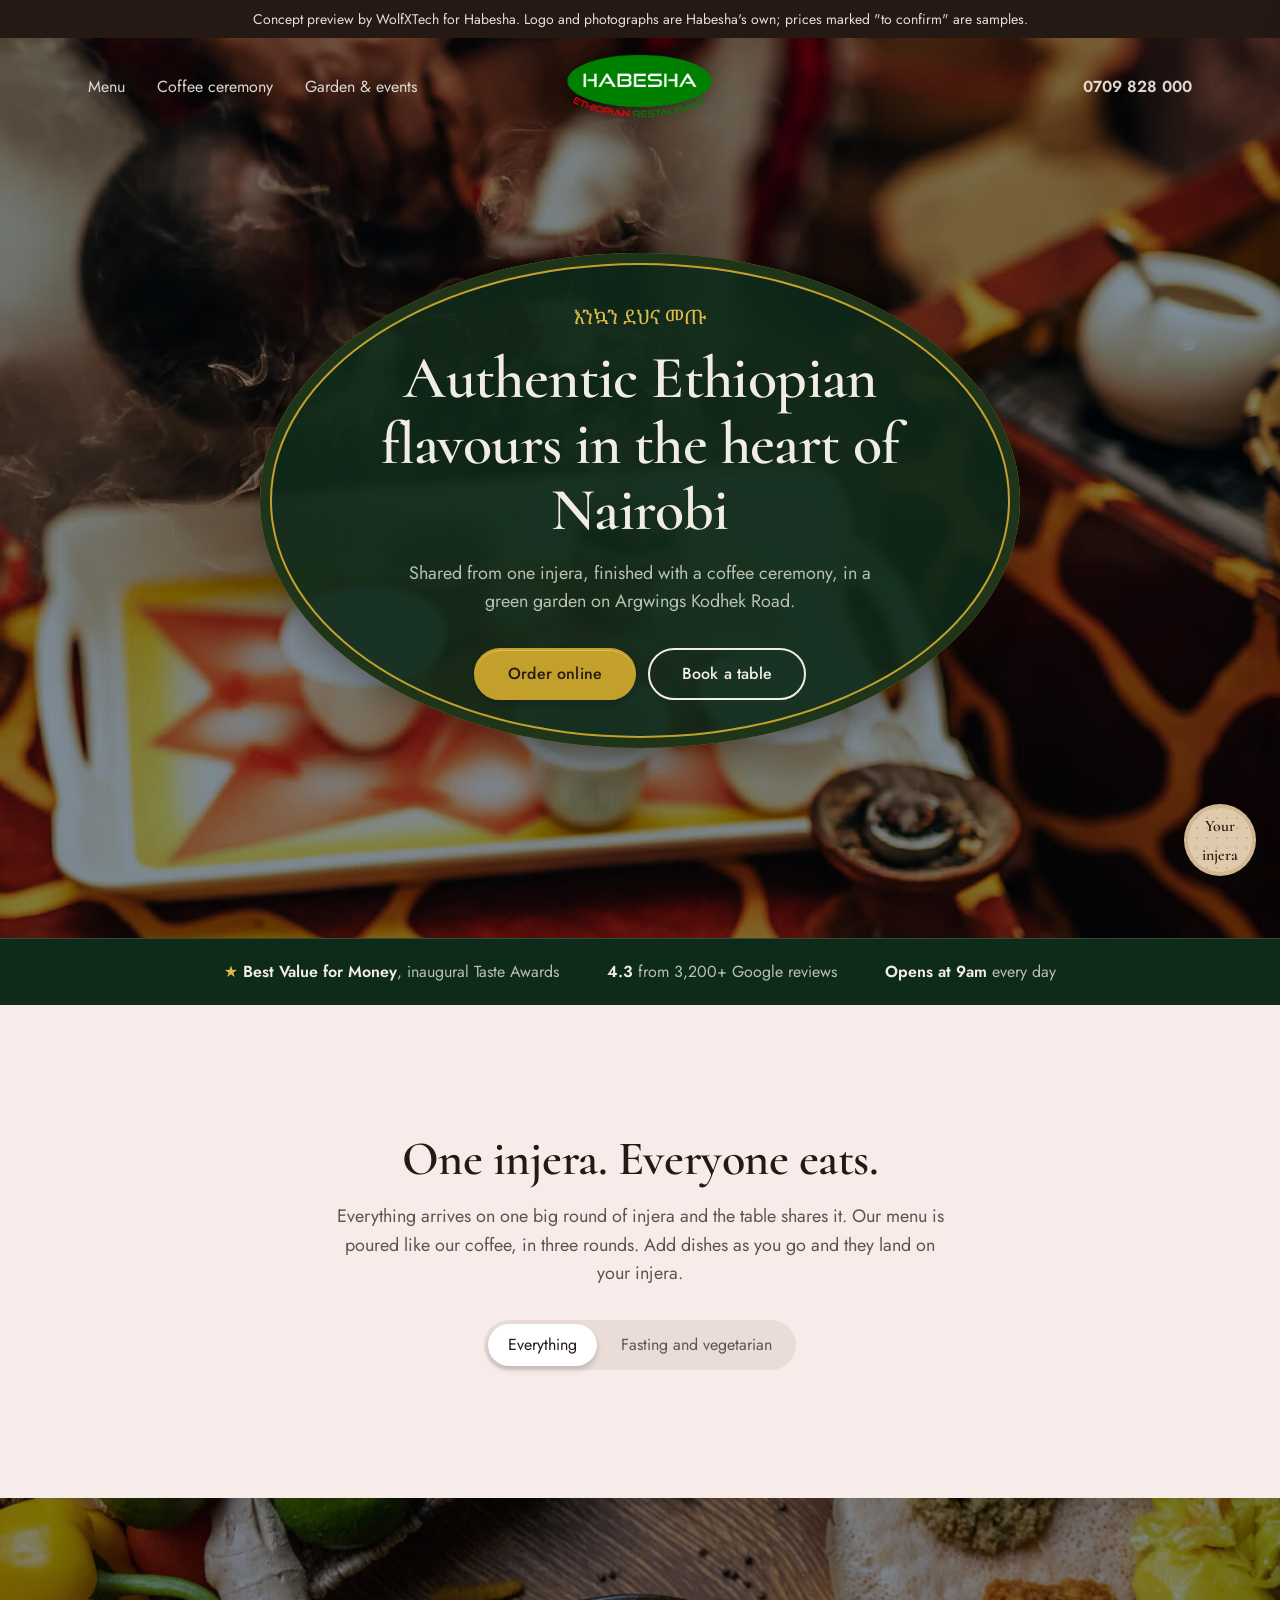
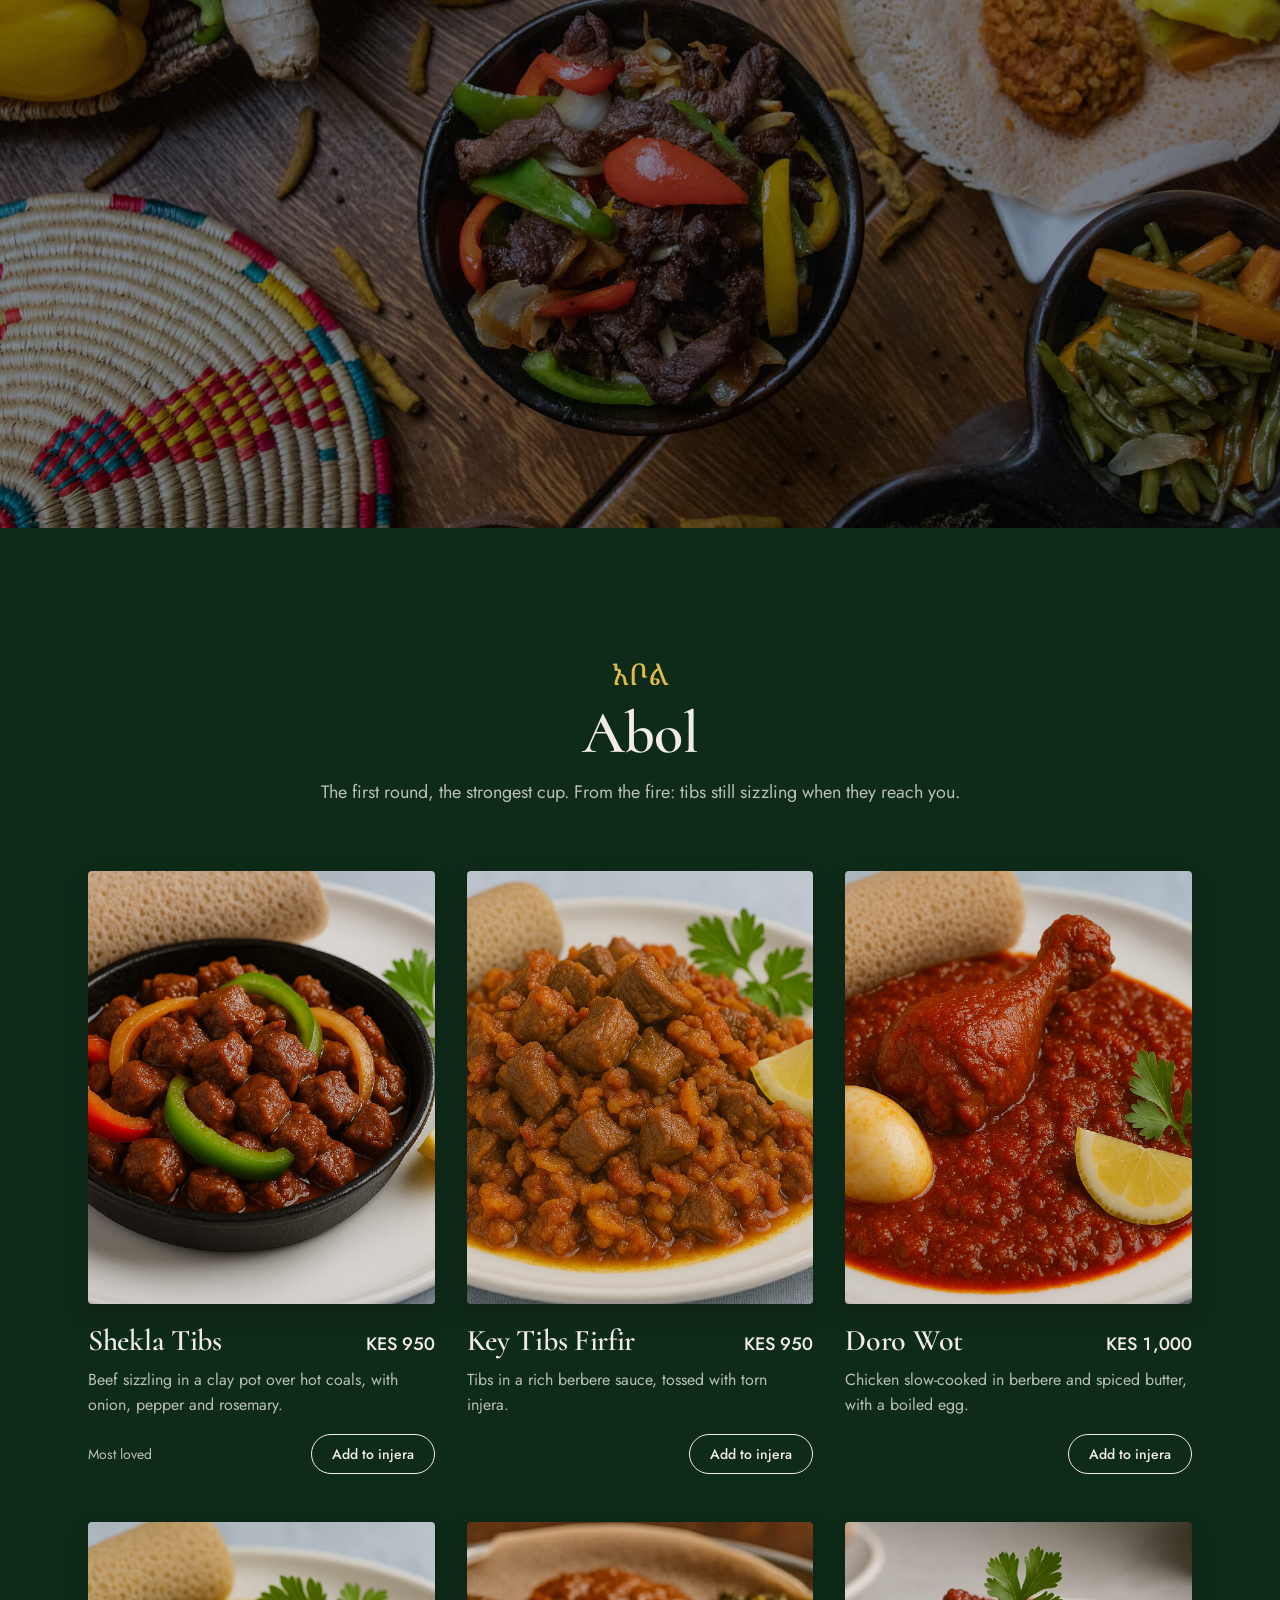
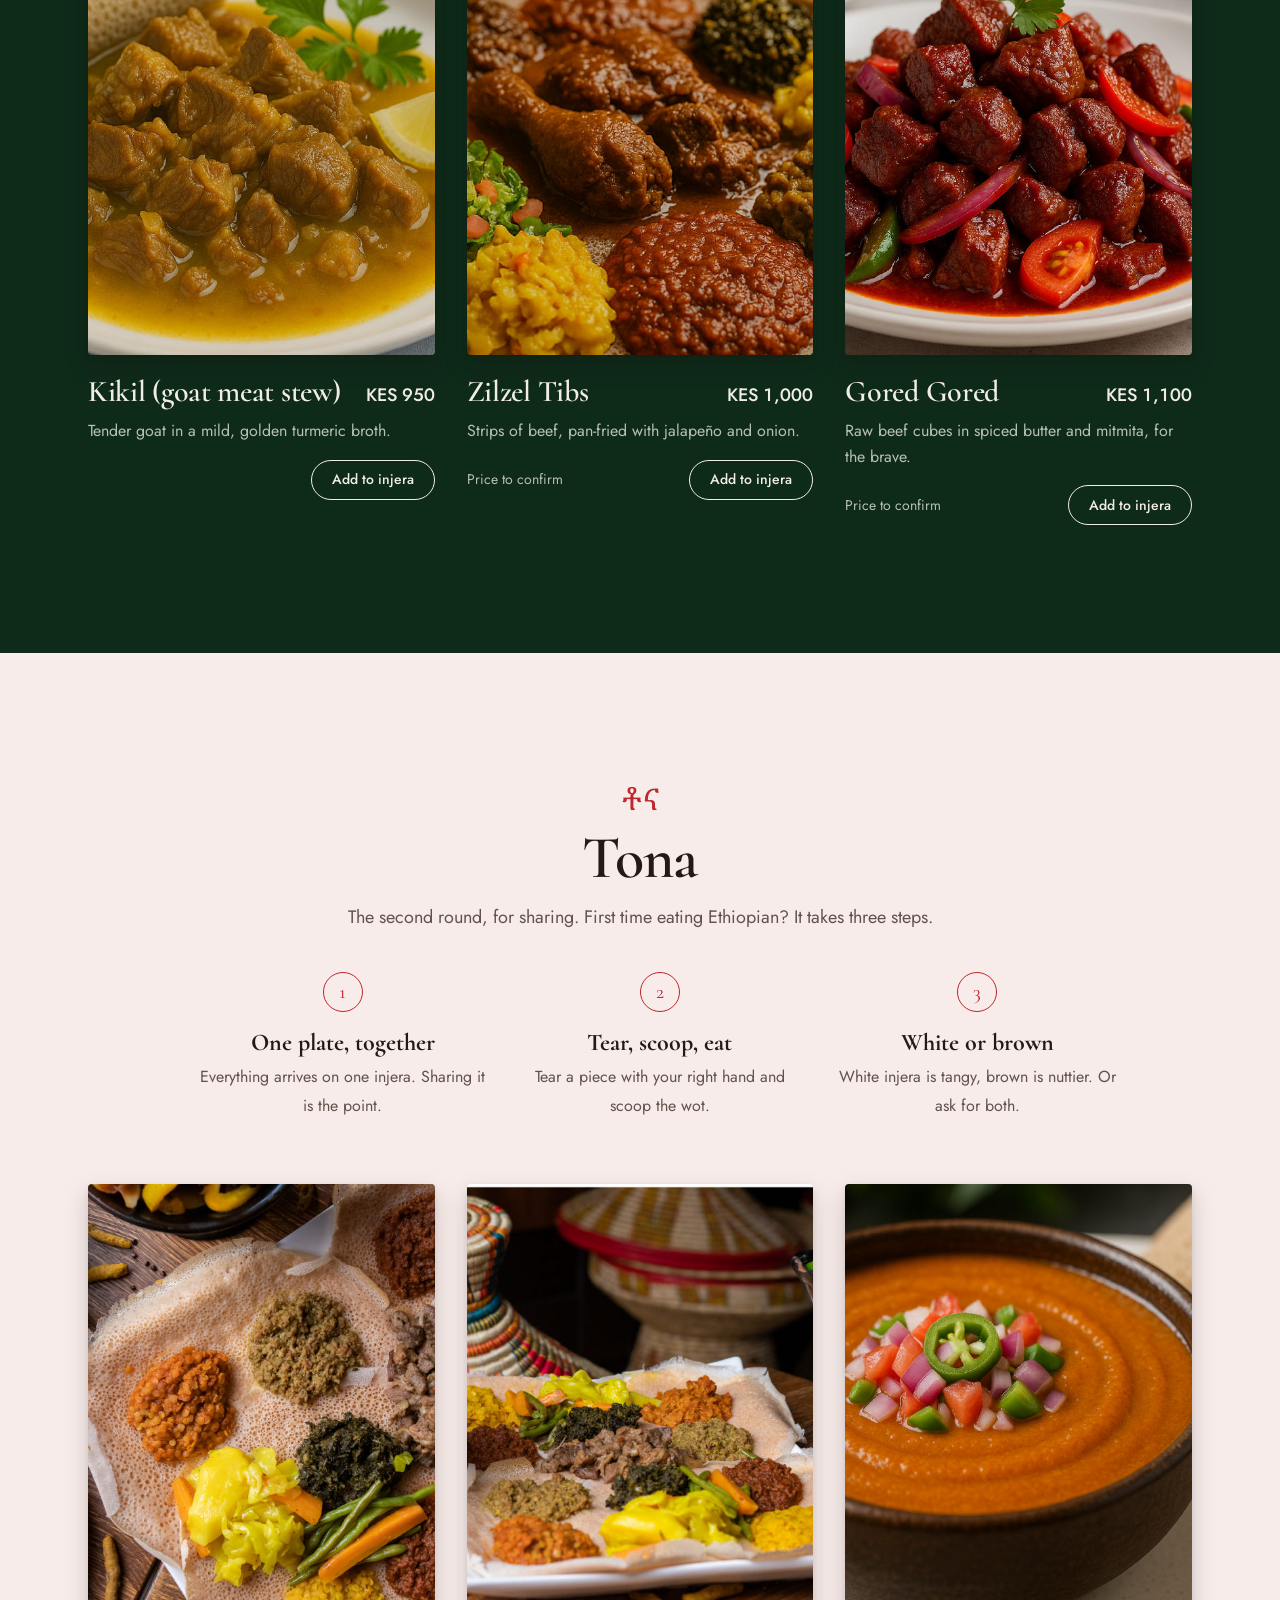
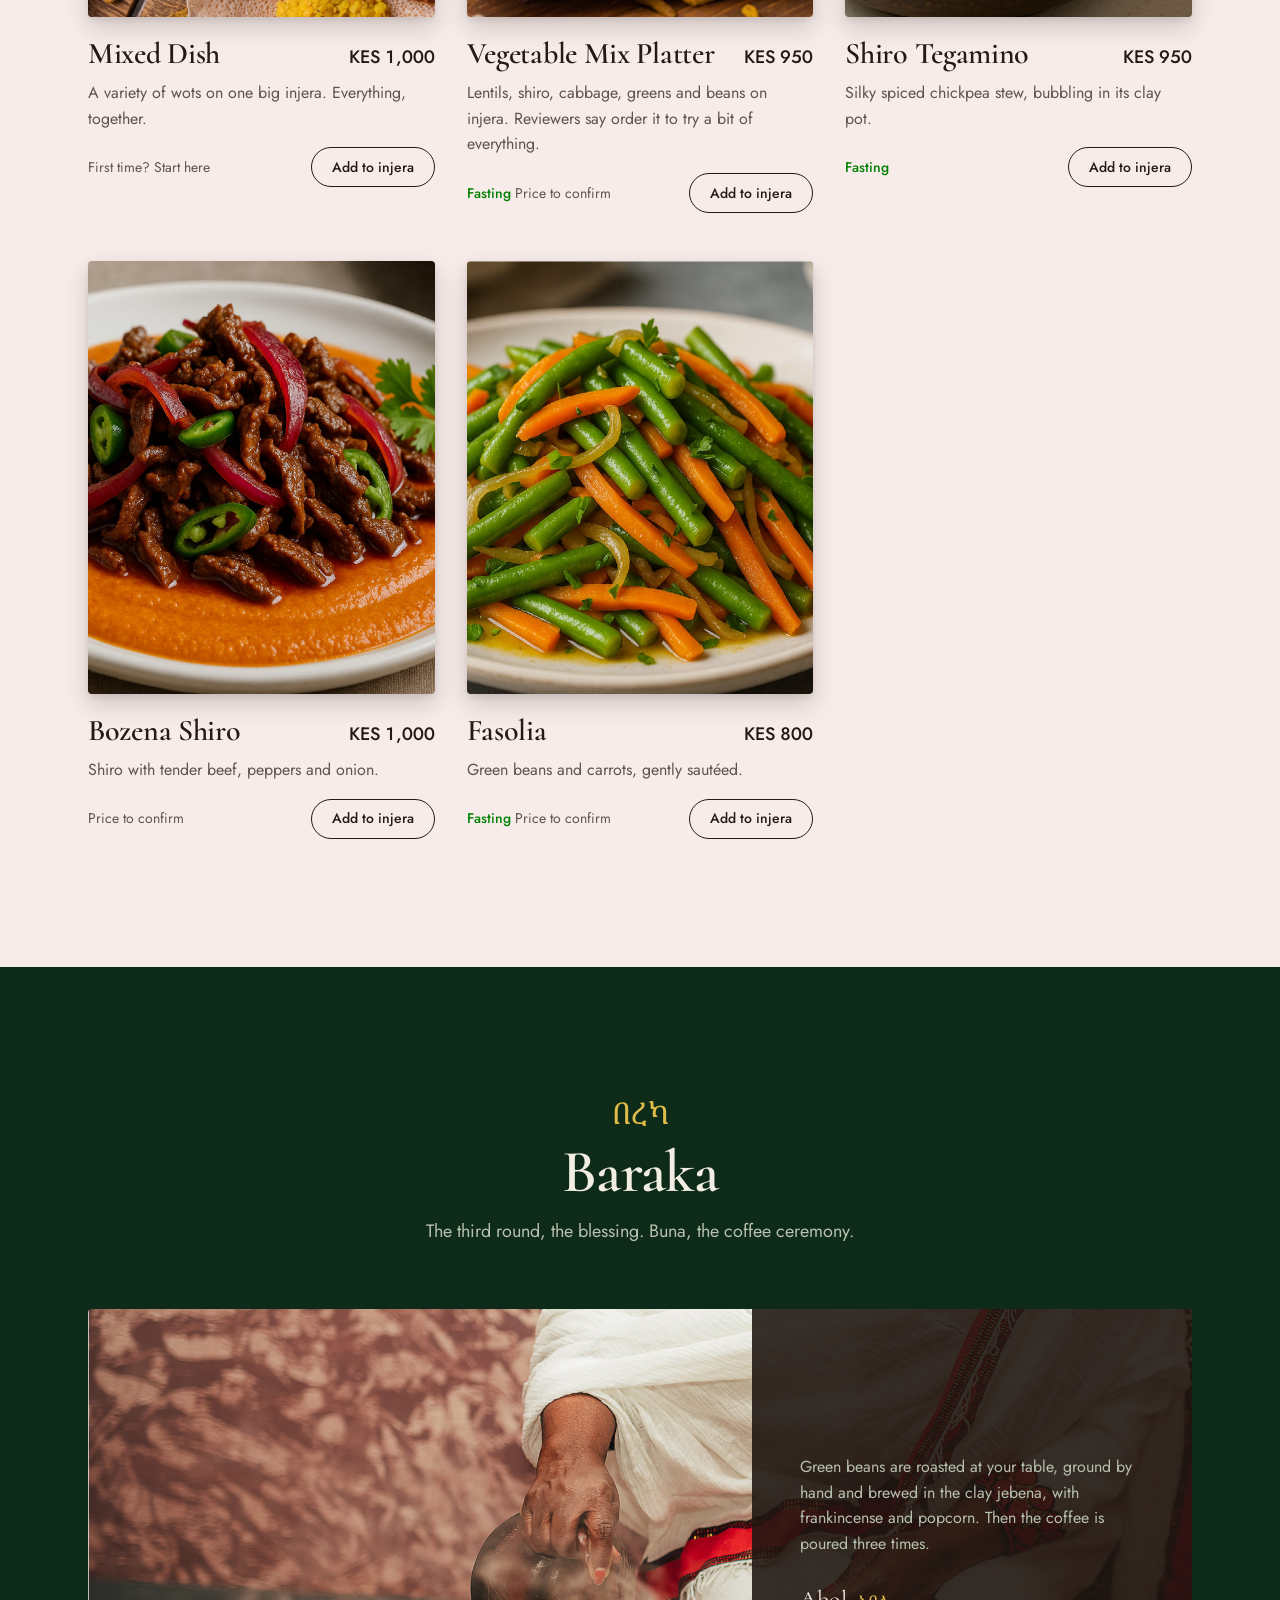
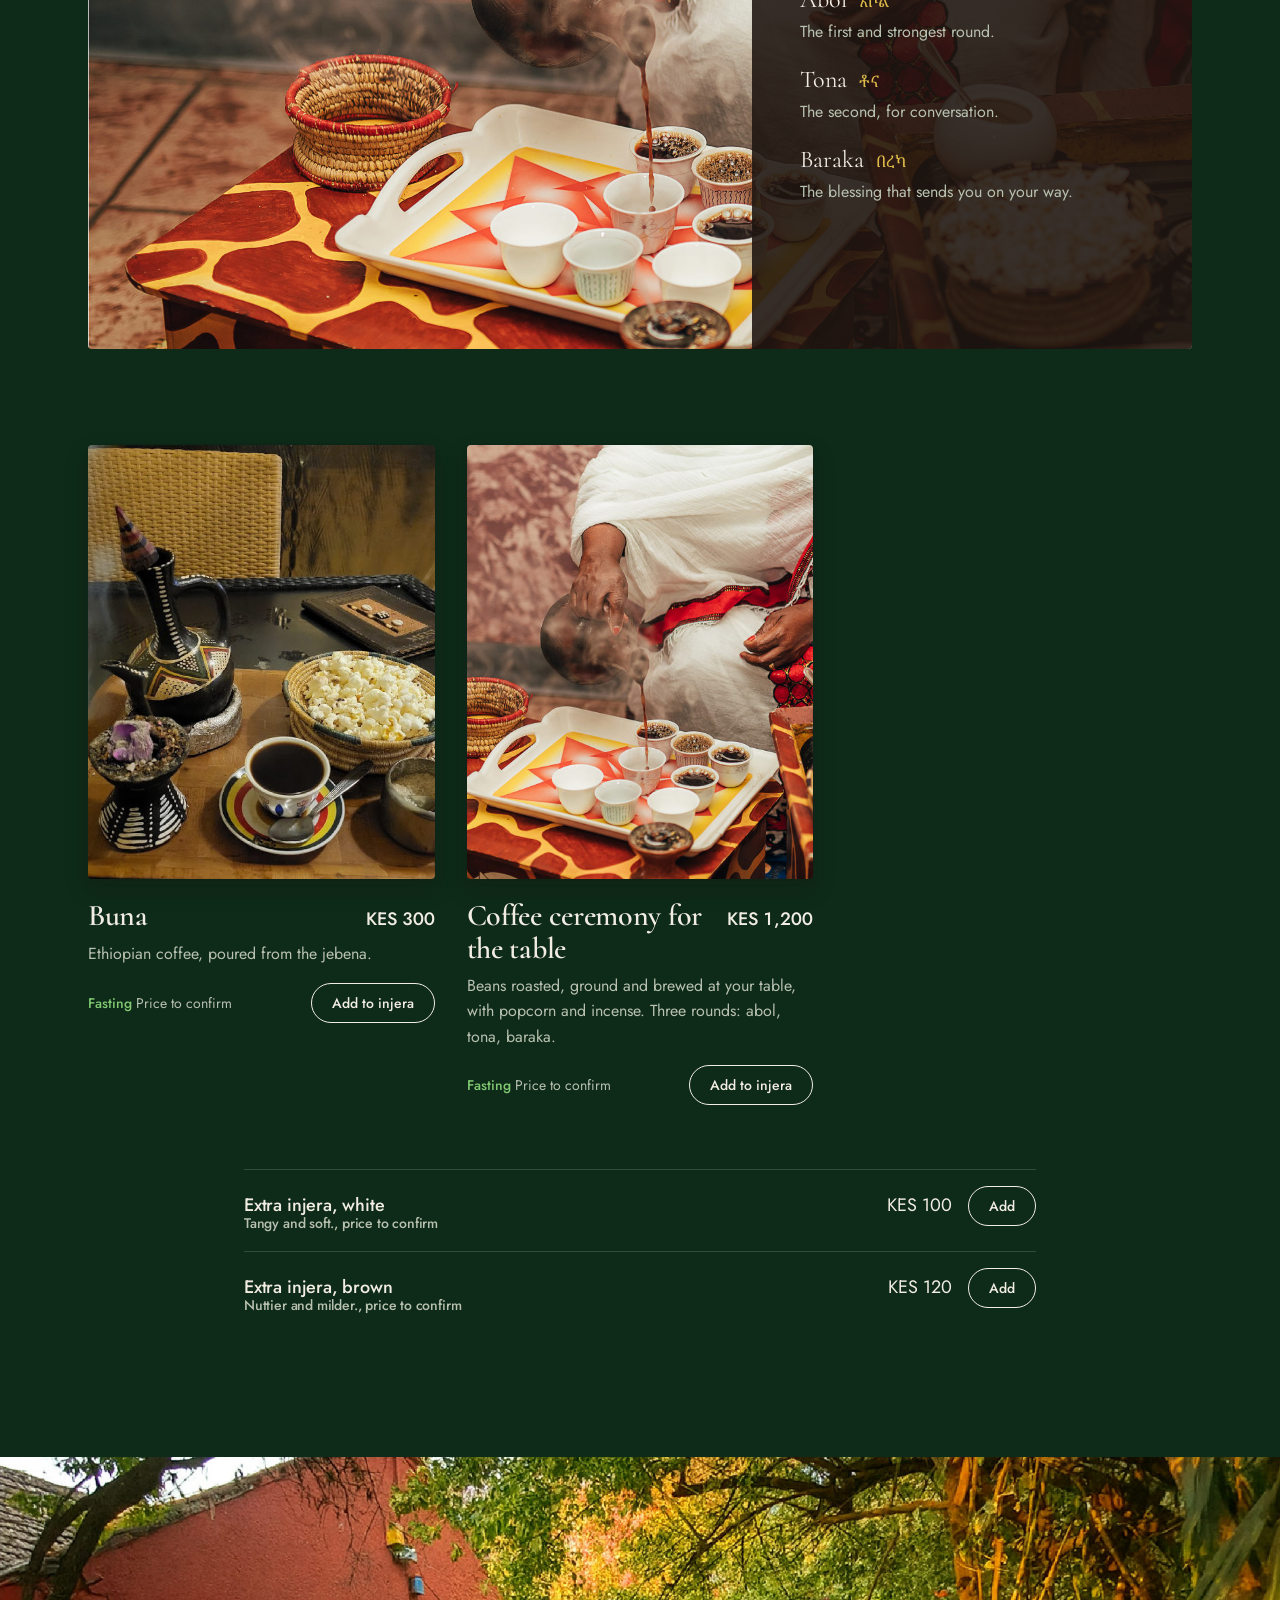
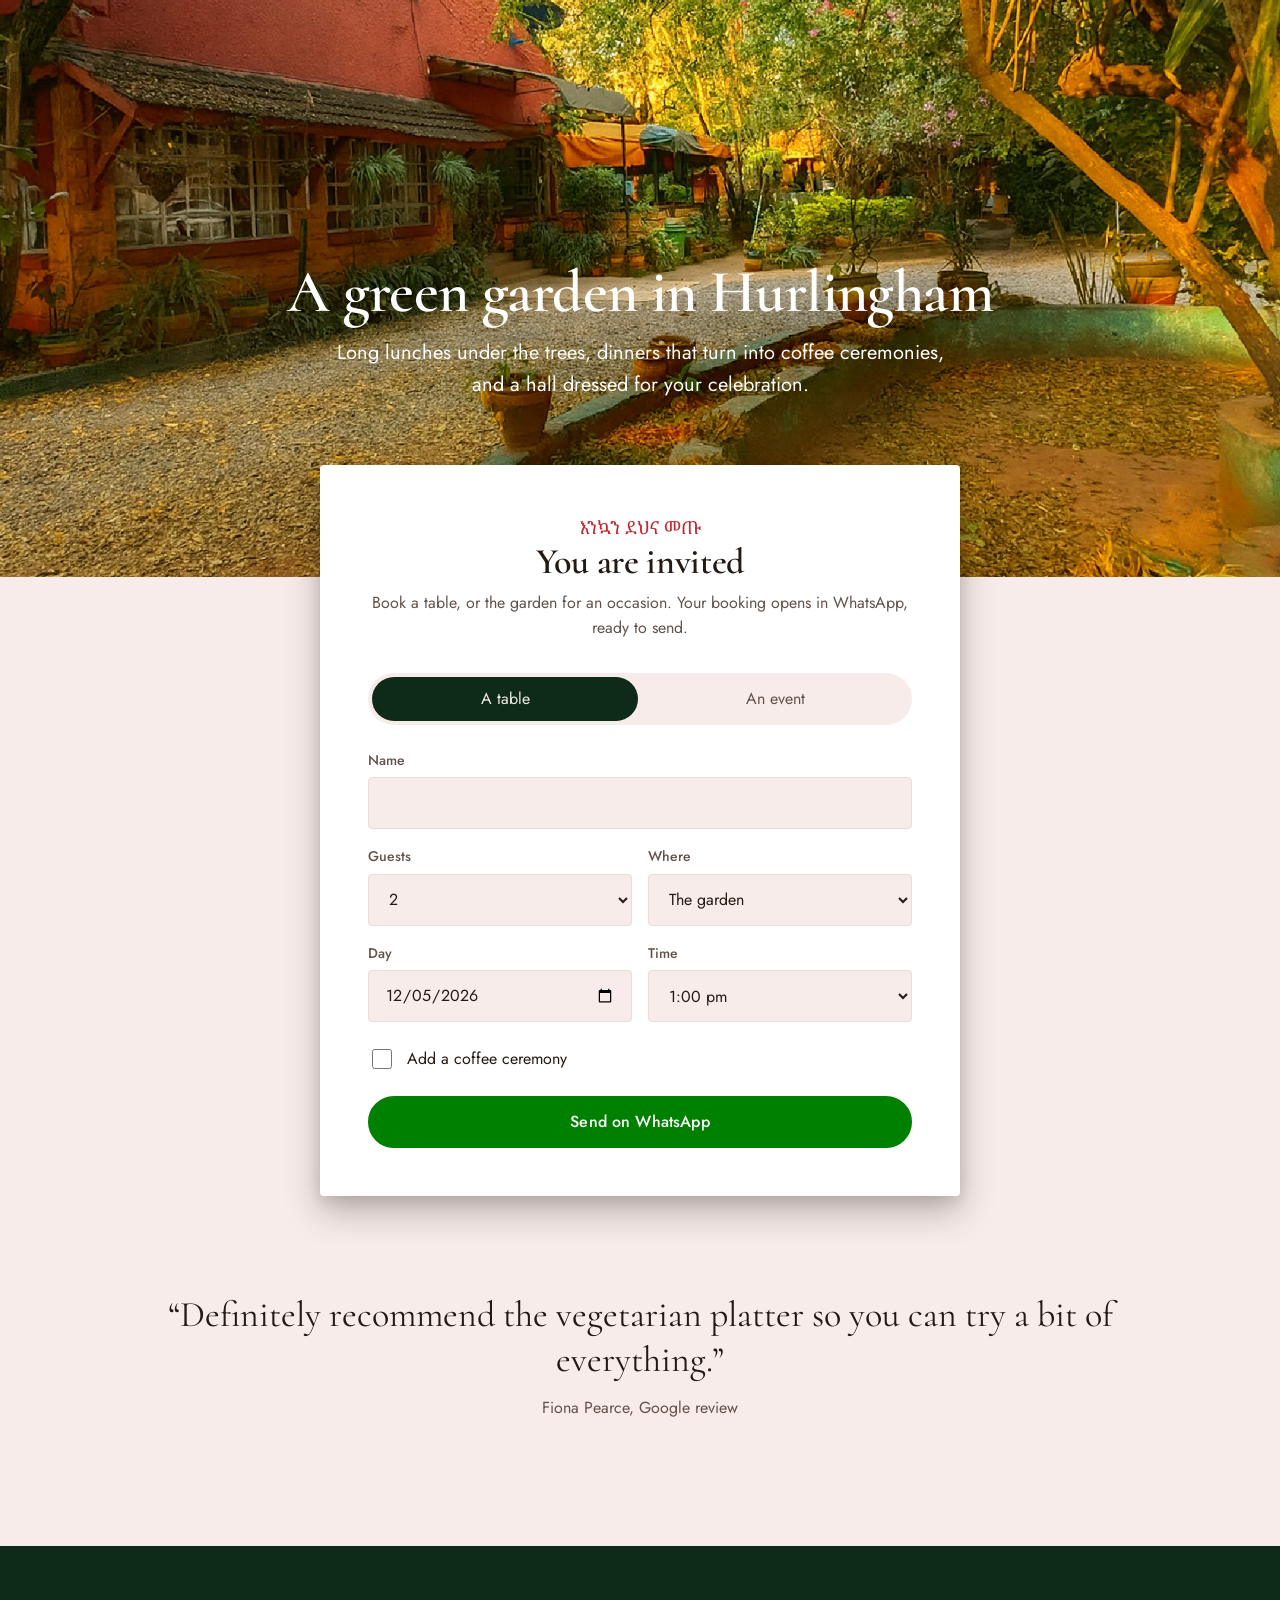
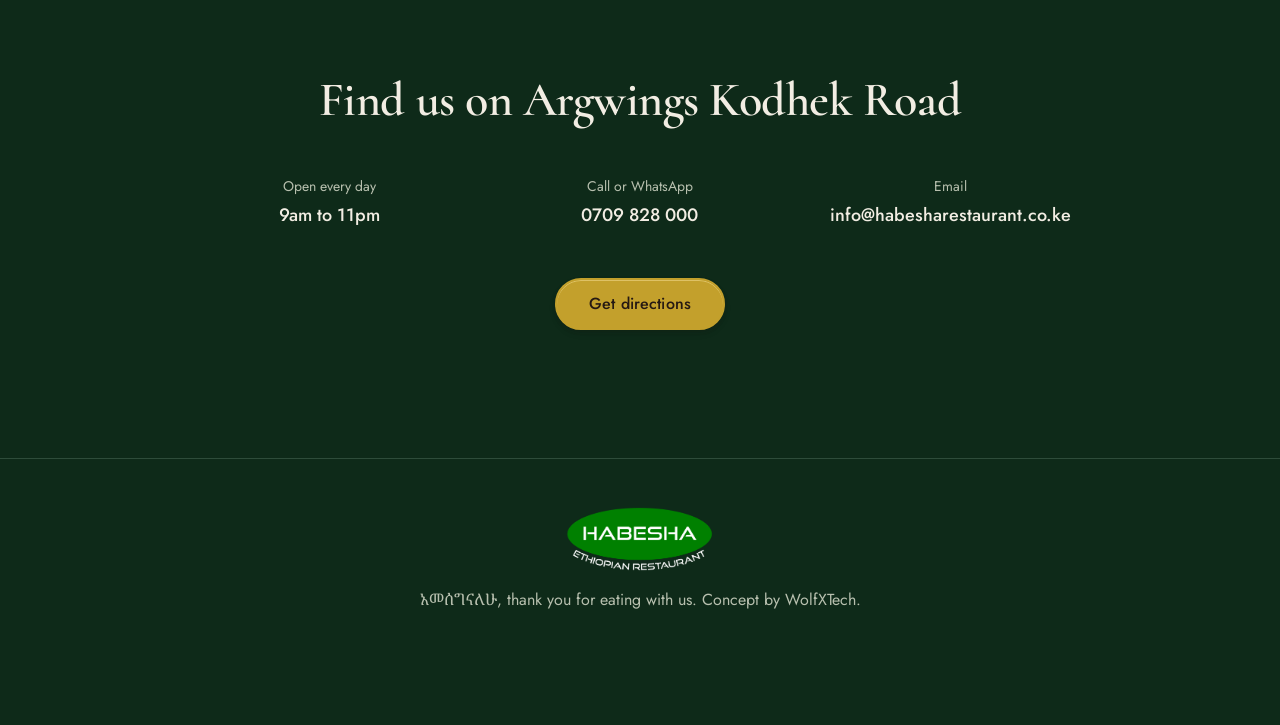
<file: index.html>
<!doctype html>
<html lang="en">
<head>
<meta name="robots" content="noindex, nofollow">
<meta charset="utf-8">
<meta name="viewport" content="width=device-width, initial-scale=1">
<title>Habesha Ethiopian Restaurant | Authentic Ethiopian Food &amp; Coffee Ceremony, Hurlingham, Nairobi</title>
<meta name="description" content="Authentic Ethiopian flavours in the heart of Nairobi. Shekla tibs, doro wot and sharing platters on injera, a traditional coffee ceremony and a green garden on Argwings Kodhek Road, Hurlingham. Voted Best Value for Money at the inaugural Taste Awards. Order online with M-Pesa or book a table.">
<meta name="theme-color" content="#0e2a1b">
<link rel="icon" href="img/logo.png">
<link rel="preconnect" href="https://fonts.googleapis.com">
<link rel="preconnect" href="https://fonts.gstatic.com" crossorigin>
<link href="https://fonts.googleapis.com/css2?family=Cormorant:wght@600&family=Jost:wght@400;500;600&family=Noto+Serif+Ethiopic:wght@500&display=swap" rel="stylesheet">
<link rel="preload" as="image" href="img/xl-coffee.jpg">
<link rel="stylesheet" href="habesha.css?v=4">
<script type="application/ld+json">
{"@context":"https://schema.org","@type":"Restaurant","name":"Habesha Ethiopian Restaurant","servesCuisine":"Ethiopian","telephone":"+254709828000","email":"info@habesharestaurant.co.ke",
 "address":{"@type":"PostalAddress","streetAddress":"Argwings Kodhek Road, Hurlingham","addressLocality":"Nairobi","addressCountry":"KE"},
 "openingHours":"Mo-Su 09:00-23:00","award":"Best Value for Money, inaugural Taste Awards","aggregateRating":{"@type":"AggregateRating","ratingValue":4.3,"reviewCount":3222}}
</script>
</head>
<body>
<div class="concept">Concept preview by WolfXTech for Habesha. Logo and photographs are Habesha's own; prices marked "to confirm" are samples.</div>

<header class="top"><div class="wrap">
  <nav class="left" aria-label="Sections"><a href="#menu">Menu</a><a href="#baraka">Coffee ceremony</a><a href="#garden">Garden &amp; events</a></nav>
  <a class="logo" href="#top"><img src="img/logo.png" alt="Habesha Ethiopian Restaurant" width="1558" height="673"></a>
  <nav class="right" aria-label="Contact"><a class="phone" href="tel:+254709828000">0709 828 000</a></nav>
</div></header>

<main id="top">
  <section class="hero">
    <div class="oval">
      <span class="eth" lang="am">እንኳን ደህና መጡ</span>
      <h1>Authentic Ethiopian flavours in the heart of Nairobi</h1>
      <p>Shared from one injera, finished with a coffee ceremony, in a green garden on Argwings Kodhek Road.</p>
      <div class="ctas"><a class="btn btn-brass" href="#menu">Order online</a><a class="btn btn-ghost" href="#garden">Book a table</a></div>
    </div>
  </section>
  <div class="facts"><div class="wrap">
    <span><span class="star" aria-hidden="true">★</span> <b>Best Value for Money</b>, inaugural Taste Awards</span>
    <span><b>4.3</b> from 3,200+ Google reviews</span>
    <span id="status"></span>
  </div></div>

  <section class="screen" id="menu">
    <div class="wrap intro">
      <h2>One injera. Everyone eats.</h2>
      <p>Everything arrives on one big round of injera and the table shares it. Our menu is poured like our coffee, in three rounds. Add dishes as you go and they land on your injera.</p>
      <div class="filters" role="group" aria-label="Filter the menu"><button type="button" data-diet="" aria-pressed="true">Everything</button><button type="button" data-diet="v" aria-pressed="false">Fasting and vegetarian</button></div>
    </div>
  </section>
  <div class="band" role="img" aria-label="Tibs, wots and greens on the table beside a woven mesob" style="background-image:url(img/xl-platter.jpg)"></div>

  <section class="round dark" id="abol">
    <div class="wrap">
      <div class="round-head"><span class="eth" lang="am">አቦል</span><h2>Abol</h2><p>The first round, the strongest cup. From the fire: tibs still sizzling when they reach you.</p></div>
      <div class="tiles" data-cat="fire"></div>
    </div>
  </section>

  <section class="round" id="tona">
    <div class="wrap">
      <div class="round-head"><span class="eth" lang="am">ቶና</span><h2>Tona</h2><p>The second round, for sharing. First time eating Ethiopian? It takes three steps.</p></div>
      <ol class="how">
        <li><span class="n">1</span><b>One plate, together</b><span>Everything arrives on one injera. Sharing it is the point.</span></li>
        <li><span class="n">2</span><b>Tear, scoop, eat</b><span>Tear a piece with your right hand and scoop the wot.</span></li>
        <li><span class="n">3</span><b>White or brown</b><span>White injera is tangy, brown is nuttier. Or ask for both.</span></li>
      </ol>
      <div class="tiles" data-cat="share"></div>
    </div>
  </section>

  <section class="round dark" id="baraka">
    <div class="wrap">
      <div class="round-head"><span class="eth" lang="am">በረካ</span><h2>Baraka</h2><p>The third round, the blessing. Buna, the coffee ceremony.</p></div>
      <div class="ceremony">
        <img class="pour" src="img/xl-pour.jpg" alt="Coffee poured from the jebena at Habesha" loading="lazy" width="1920" height="1280">
        <div class="panel">
          <p>Green beans are roasted at your table, ground by hand and brewed in the clay jebena, with frankincense and popcorn. Then the coffee is poured three times.</p>
          <dl>
            <div><dt>Abol<span class="eth" lang="am">አቦል</span></dt><dd>The first and strongest round.</dd></div>
            <div><dt>Tona<span class="eth" lang="am">ቶና</span></dt><dd>The second, for conversation.</dd></div>
            <div><dt>Baraka<span class="eth" lang="am">በረካ</span></dt><dd>The blessing that sends you on your way.</dd></div>
          </dl>
        </div>
      </div>
      <div class="tiles" data-cat="coffee"></div>
      <div class="extras" id="extras"></div>
    </div>
  </section>

  <section class="garden" id="garden">
    <div class="photo" role="img" aria-label="Habesha's garden in Hurlingham"><div class="wrap">
      <h2>A green garden in Hurlingham</h2>
      <p>Long lunches under the trees, dinners that turn into coffee ceremonies, and a hall dressed for your celebration.</p>
    </div></div>
    <div class="wrap">
      <form class="invite" id="bookf" novalidate>
        <span class="eth" lang="am">እንኳን ደህና መጡ</span>
        <h3>You are invited</h3>
        <p class="sub">Book a table, or the garden for an occasion. Your booking opens in WhatsApp, ready to send.</p>
        <div class="seg" role="group" aria-label="What are you booking?"><button type="button" data-kind="table" aria-pressed="true">A table</button><button type="button" data-kind="event" aria-pressed="false">An event</button></div>
        <label class="field">Name<input name="name" autocomplete="name"></label>
        <div class="row2">
          <label class="field">Guests<select name="guests" id="guests"></select></label>
          <label class="field" id="occasionField">Occasion<select name="occasion"><option>Birthday</option><option>Anniversary</option><option>Engagement or wedding</option><option>Corporate event</option><option>Family gathering</option><option>Other</option></select></label>
          <label class="field" id="whereField">Where<select name="where"><option>The garden</option><option>Inside</option><option>No preference</option></select></label>
        </div>
        <div class="row2">
          <label class="field">Day<input name="day" type="date" id="bday"></label>
          <label class="field">Time<select name="time" id="btime"></select></label>
        </div>
        <label class="check"><input type="checkbox" name="ceremony"> Add a coffee ceremony</label>
        <p class="err" id="berr" hidden></p>
        <button class="btn btn-green" type="submit" style="width:100%">Send on WhatsApp</button>
      </form>
      <blockquote class="quote">“Definitely recommend the vegetarian platter so you can try a bit of everything.”<cite>Fiona Pearce, Google review</cite></blockquote>
    </div>
  </section>

  <section class="screen visit" id="visit">
    <div class="wrap">
      <h2>Find us on Argwings Kodhek Road</h2>
      <div class="cols">
        <div><span>Open every day</span><b>9am to 11pm</b></div>
        <div><span>Call or WhatsApp</span><a href="tel:+254709828000">0709 828 000</a></div>
        <div><span>Email</span><a href="mailto:info@habesharestaurant.co.ke">info@habesharestaurant.co.ke</a></div>
      </div>
      <a class="btn btn-brass" target="_blank" rel="noopener" href="https://www.google.com/maps/search/?api=1&amp;query=Habesha+Ethiopian+Restaurant+Argwings+Kodhek+Nairobi">Get directions</a>
    </div>
  </section>
</main>

<footer><img src="img/logo-negative.png" alt="Habesha" width="1558" height="673"><span class="eth" lang="am">አመሰግናለሁ</span>, thank you for eating with us. Concept by WolfXTech.</footer>

<button class="injera-btn" id="injeraBtn" type="button" aria-label="Open your injera" aria-controls="yours"><span>Your<br>injera</span><b id="injeraCount" hidden>0</b></button>
<div class="scrim" id="scrim"></div>
<aside class="yours" id="yours" aria-label="Your injera">
  <h3>Your injera</h3>
  <p class="sub">Ready to share when you are.</p>
  <div class="round-injera" id="plate"><span class="count" id="count">Add a dish and it lands here.</span></div>
  <ul id="yourList"></ul>
  <div class="total" id="yourTotal" hidden><span>Total</span><span id="yourSum"></span></div>
  <a class="btn btn-green" href="order.html" id="yourGo" hidden>Order this injera</a>
  <button class="btn close" type="button" id="closeYours">Keep choosing</button>
</aside>

<script src="kit.js"></script>
<script>
  const now = Kit.nairobiNow(), h = now.getHours(), open = h >= 9 && h < 23;
  document.getElementById('status').innerHTML = open ? '<b>Open now</b> until 11pm' : '<b>Opens at 9am</b> every day';

  const b = Kit.basket('habesha-mesob'); let data, diet = '';
  const tile = it => {
    const tbc = /confirm/i.test(it.tag || '');
    return `<article class="tile"><img src="img/${it.img}.jpg" alt="${Kit.esc(it.name)}" loading="lazy" width="960" height="640">
      <div class="row"><h3>${Kit.esc(it.name)}</h3><span class="price">KES ${Kit.fmt(it.price)}</span></div>
      <p>${Kit.esc(it.desc || '')}</p>
      <div class="meta"><small>${it.diet === 'v' ? '<span class="fast">Fasting</span> ' : ''}${tbc ? 'Price to confirm' : (it.tag ? Kit.esc(it.tag) : '')}</small><button class="add" type="button" data-add="${it.id}">Add to injera</button></div></article>`;
  };
  const extra = it => `<div class="extra"><h3>${Kit.esc(it.name)}<small>${Kit.esc(it.desc || '')}${/confirm/i.test(it.tag || '') ? ', price to confirm' : ''}</small></h3><span class="price">KES ${Kit.fmt(it.price)}</span><button class="add" type="button" data-add="${it.id}">Add</button></div>`;
  function render() {
    data.categories.forEach(c => {
      const list = c.items.filter(it => !diet || it.diet === diet);
      const big = list.filter(it => !it.id.startsWith('injera-')), small = list.filter(it => it.id.startsWith('injera-'));
      document.querySelector(`[data-cat="${c.key}"]`).innerHTML = big.map(tile).join('') || '<p>Nothing in this round with that filter.</p>';
      if (c.key === 'coffee') document.getElementById('extras').innerHTML = small.map(extra).join('');
    });
  }

  // your injera: each dish you add lands as a scoop, in rings around the middle
  function yours(bump) {
    const t = Kit.totals(b, data.items), el = document.getElementById('plate');
    el.querySelectorAll('.bit').forEach(x => x.remove());
    const bits = t.lines.flatMap(l => Array(Math.min(l.qty, 3)).fill(l)).slice(0, 12), outer = Math.min(bits.length, 6);
    bits.forEach((l, i) => {
      const inner = i >= 6, ring = inner ? 16 : 32, n = inner ? bits.length - 6 : outer, k = inner ? i - 6 : i, a = (k / n) * Math.PI * 2 - Math.PI / 2;
      el.insertAdjacentHTML('beforeend', `<span class="bit" style="left:${50 + ring * Math.cos(a)}%;top:${50 + ring * Math.sin(a)}%">${l.img ? `<img src="img/${l.img}.jpg" alt="">` : ''}</span>`);
    });
    document.getElementById('count').hidden = t.count > 0;
    document.getElementById('yourList').innerHTML = t.lines.map(l => `<li><span>${l.qty} × ${Kit.esc(l.name)}</span><span>${Kit.fmt(l.line)}</span></li>`).join('');
    document.getElementById('yourSum').textContent = `KES ${Kit.fmt(t.total)}`;
    document.getElementById('yourTotal').hidden = document.getElementById('yourGo').hidden = !t.count;
    const c = document.getElementById('injeraCount'); c.textContent = t.count; c.hidden = !t.count;
    if (bump) { const btn = document.getElementById('injeraBtn'); btn.classList.remove('bump'); void btn.offsetWidth; btn.classList.add('bump'); }
  }
  const panel = document.getElementById('yours'), scrim = document.getElementById('scrim');
  const openPanel = on => { panel.classList.toggle('open', on); scrim.classList.toggle('open', on); };
  document.getElementById('injeraBtn').onclick = () => openPanel(true);
  document.getElementById('closeYours').onclick = scrim.onclick = () => openPanel(false);
  addEventListener('keydown', e => { if (e.key === 'Escape') openPanel(false); });

  document.addEventListener('click', e => {
    const a = e.target.closest('[data-add]'); if (a) { b.add(a.dataset.add); yours(true); const was = a.textContent; a.classList.add('did'); a.textContent = 'Added'; setTimeout(() => { a.classList.remove('did'); a.textContent = was; }, 1000); }
    const d = e.target.closest('[data-diet]'); if (d) { diet = d.dataset.diet; document.querySelectorAll('[data-diet]').forEach(x => x.setAttribute('aria-pressed', x === d)); render(); }
    const k = e.target.closest('[data-kind]'); if (k) { kind = k.dataset.kind; document.querySelectorAll('[data-kind]').forEach(x => x.setAttribute('aria-pressed', x === k)); guests(); }
  });

  // booking: a table or an event, typed out for WhatsApp
  let kind = 'table';
  const gs = document.getElementById('guests');
  function guests() {
    gs.innerHTML = (kind === 'table' ? ['2', '3', '4', '5', '6', '8', '10+'] : ['10 to 25', '25 to 50', '50 to 100', '100+']).map(x => `<option>${x}</option>`).join('');
    document.getElementById('occasionField').hidden = kind === 'table';
    document.getElementById('whereField').hidden = kind === 'event';
  }
  guests();
  const bday = document.getElementById('bday'), btime = document.getElementById('btime');
  bday.min = bday.value = `${now.getFullYear()}-${String(now.getMonth() + 1).padStart(2, '0')}-${String(now.getDate()).padStart(2, '0')}`;
  for (let hh = 9; hh <= 21; hh++) for (const m of ['00', '30']) btime.insertAdjacentHTML('beforeend', `<option>${hh > 12 ? hh - 12 : hh}:${m} ${hh >= 12 ? 'pm' : 'am'}</option>`);
  btime.value = '1:00 pm';
  document.getElementById('bookf').addEventListener('submit', e => {
    e.preventDefault(); const f = new FormData(e.target), err = document.getElementById('berr');
    if (!String(f.get('name')).trim()) { err.textContent = 'Add your name so we know who to expect.'; err.hidden = false; return; }
    err.hidden = true;
    const when = new Date(f.get('day') + 'T12:00').toLocaleDateString('en-KE', { weekday: 'long', day: 'numeric', month: 'long' });
    const msg = `Selam Habesha, I'd like to book ${kind === 'table' ? 'a table' : 'an event'}.\nName: ${f.get('name')}\nGuests: ${f.get('guests')}` + (kind === 'event' ? `\nOccasion: ${f.get('occasion')}` : `\nWhere: ${f.get('where')}`) + `\nWhen: ${when}, ${f.get('time')}` + (f.get('ceremony') ? '\nCoffee ceremony: yes please' : '');
    window.open('https://wa.me/254709828000?text=' + encodeURIComponent(msg), '_blank', 'noopener');
  });

  Kit.menu().then(d => { data = d; render(); yours(); });
</script>
</body>
</html>
</file>
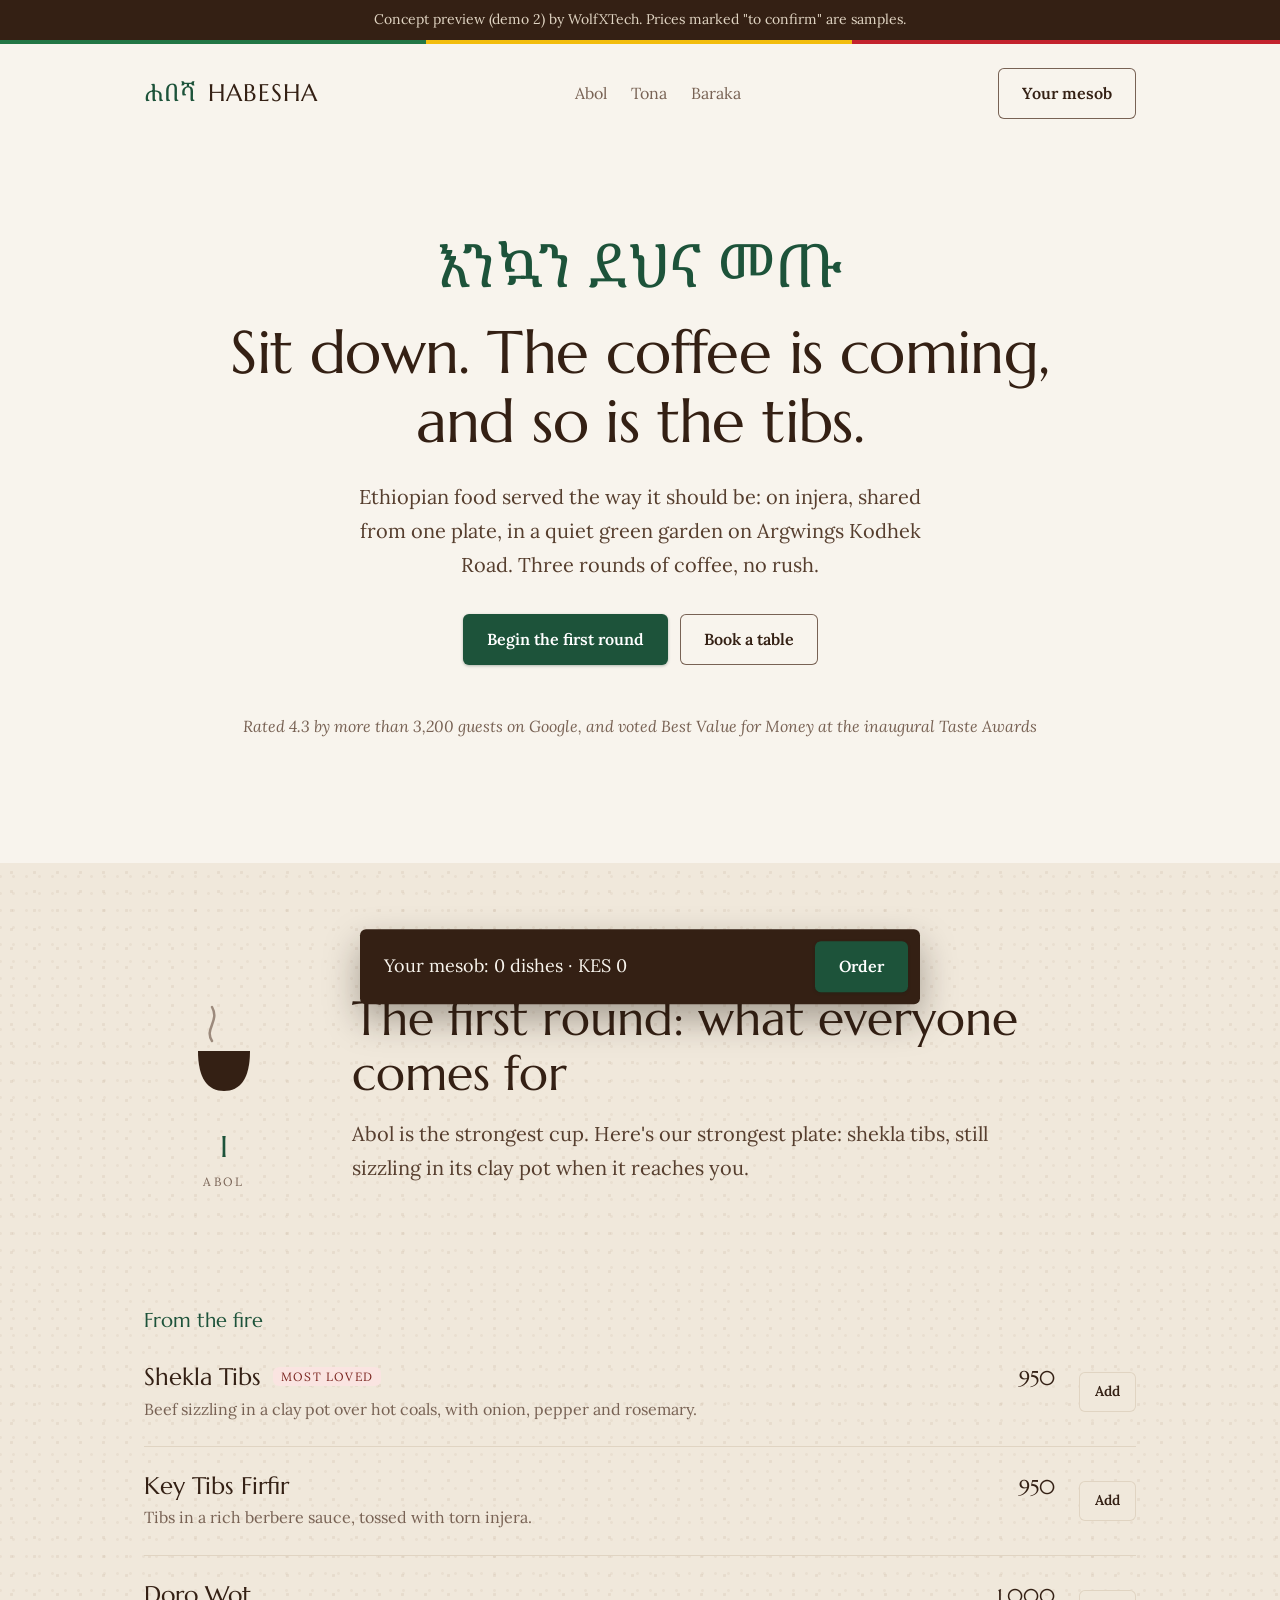
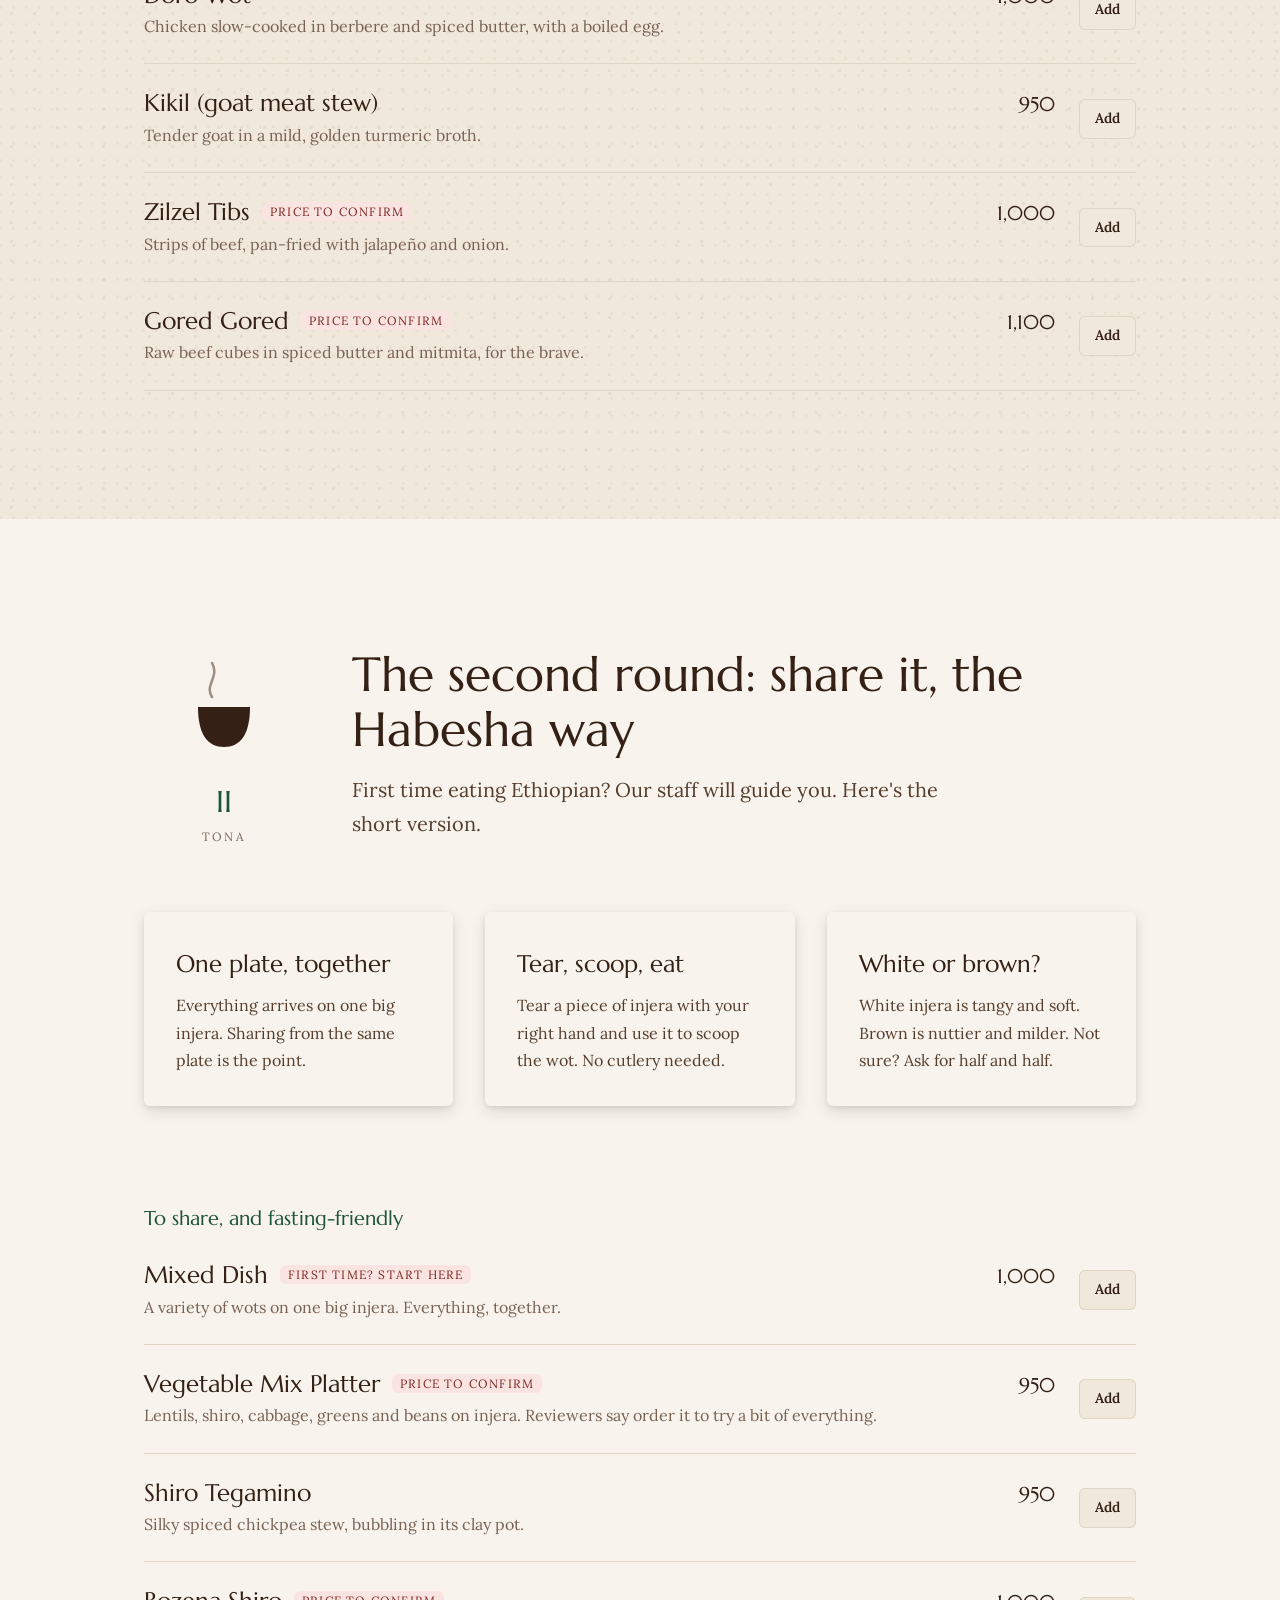
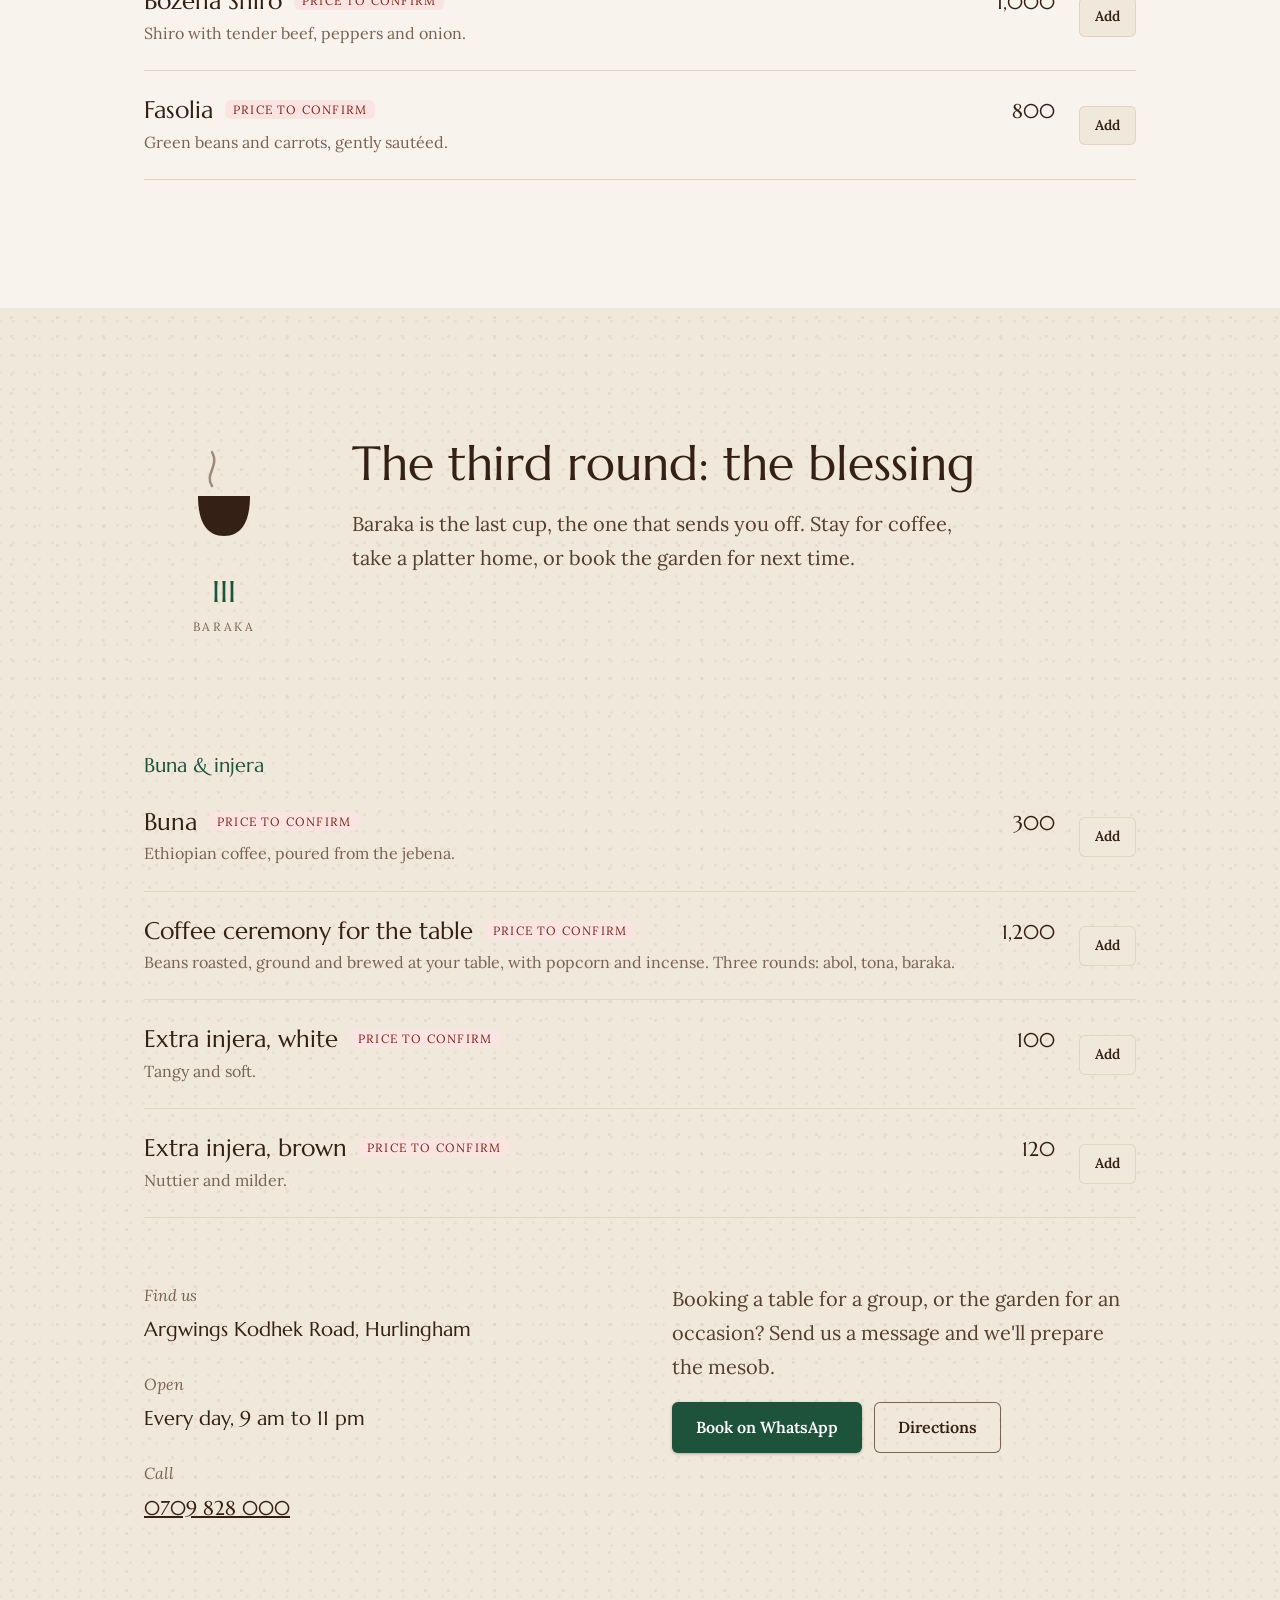
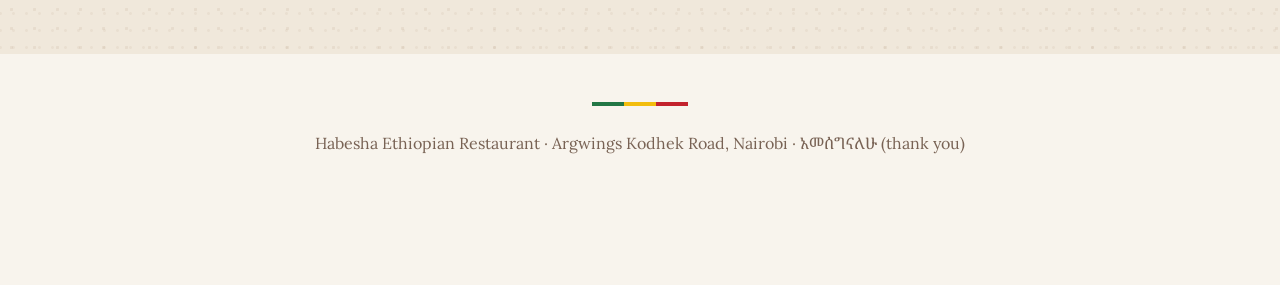
<file: demo2/index.html>
<!doctype html>
<html lang="en">
<head>
<meta charset="utf-8">
<meta name="viewport" content="width=device-width, initial-scale=1">
<title>Habesha Ethiopian Restaurant | Tibs, Injera &amp; Coffee Ceremony · Hurlingham, Nairobi</title>
<meta name="description" content="Authentic Ethiopian food on Argwings Kodhek Road, Hurlingham. Shekla tibs, doro wot and sharing platters on injera, and a traditional coffee ceremony. Order online and pay with M-Pesa.">
<meta name="robots" content="noindex">
<link rel="icon" href="../img/logo.png">
<link rel="preconnect" href="https://fonts.googleapis.com">
<link rel="preconnect" href="https://fonts.gstatic.com" crossorigin>
<link href="https://fonts.googleapis.com/css2?family=Lora:wght@400;500;600&family=Marcellus&family=Noto+Serif+Ethiopic:wght@500&display=swap" rel="stylesheet">
<link rel="stylesheet" href="ceremony.css?v=1">
<script type="application/ld+json">
{"@context":"https://schema.org","@type":"Restaurant","name":"Habesha Ethiopian Restaurant","servesCuisine":"Ethiopian","telephone":"+254709828000",
 "address":{"@type":"PostalAddress","streetAddress":"Argwings Kodhek Road, Hurlingham","addressLocality":"Nairobi","addressCountry":"KE"},
 "openingHours":"Mo-Su 09:00-23:00","aggregateRating":{"@type":"AggregateRating","ratingValue":4.3,"reviewCount":3222}}
</script>
</head>
<body>
<div class="concept">Concept preview (demo 2) by WolfXTech. Prices marked "to confirm" are samples.</div>
<div class="tricolour" aria-hidden="true"></div>

<div class="wrap">
  <nav class="top">
    <a class="logo" href="#top"><span class="eth" lang="am">ሐበሻ</span><b>HABESHA</b></a>
    <div class="rounds-nav"><a href="#abol">Abol</a><a href="#tona">Tona</a><a href="#baraka">Baraka</a></div>
    <a class="btn btn-quiet" href="order.html">Your mesob</a>
  </nav>
</div>

<main id="top">
  <section class="welcome">
    <div class="wrap">
      <span class="eth" lang="am" aria-hidden="true">እንኳን ደህና መጡ</span>
      <h1>Sit down. The coffee is coming, and so is the tibs.</h1>
      <p>Ethiopian food served the way it should be: on injera, shared from one plate, in a quiet green garden on Argwings Kodhek Road. Three rounds of coffee, no rush.</p>
      <div class="ctas">
        <a class="btn btn-berbere" href="#abol">Begin the first round</a>
        <a class="btn btn-quiet" href="#baraka">Book a table</a>
      </div>
      <div class="rating">Rated 4.3 by more than 3,200 guests on Google, and voted Best Value for Money at the inaugural Taste Awards</div>
    </div>
  </section>

  <section class="round injera" id="abol">
    <div class="wrap">
      <div class="round-head">
        <div class="cup" aria-hidden="true"><svg viewBox="0 0 96 120"></svg><span class="n">I<small>Abol</small></span></div>
        <div>
          <h2>The first round: what everyone comes for</h2>
          <p class="lede">Abol is the strongest cup. Here's our strongest plate: shekla tibs, still sizzling in its clay pot when it reaches you.</p>
        </div>
      </div>
      <div class="dishes" data-round="1"></div>
    </div>
  </section>

  <section class="round" id="tona">
    <div class="wrap">
      <div class="round-head">
        <div class="cup" aria-hidden="true"><svg viewBox="0 0 96 120"></svg><span class="n">II<small>Tona</small></span></div>
        <div>
          <h2>The second round: share it, the Habesha way</h2>
          <p class="lede">First time eating Ethiopian? Our staff will guide you. Here's the short version.</p>
        </div>
      </div>
      <div class="guide">
        <div><b>One plate, together</b><p>Everything arrives on one big injera. Sharing from the same plate is the point.</p></div>
        <div><b>Tear, scoop, eat</b><p>Tear a piece of injera with your right hand and use it to scoop the wot. No cutlery needed.</p></div>
        <div><b>White or brown?</b><p>White injera is tangy and soft. Brown is nuttier and milder. Not sure? Ask for half and half.</p></div>
      </div>
      <div class="dishes" data-round="2" style="margin-top:48px"></div>
    </div>
  </section>

  <section class="round injera" id="baraka">
    <div class="wrap">
      <div class="round-head">
        <div class="cup" aria-hidden="true"><svg viewBox="0 0 96 120"></svg><span class="n">III<small>Baraka</small></span></div>
        <div>
          <h2>The third round: the blessing</h2>
          <p class="lede">Baraka is the last cup, the one that sends you off. Stay for coffee, take a platter home, or book the garden for next time.</p>
        </div>
      </div>
      <div class="dishes" data-round="3"></div>
      <div class="visit" style="margin-top:64px">
        <dl>
          <div><dt>Find us</dt><dd>Argwings Kodhek Road, Hurlingham</dd></div>
          <div><dt>Open</dt><dd>Every day, 9 am to 11 pm</dd></div>
          <div><dt>Call</dt><dd><a href="tel:+254709828000">0709 828 000</a></dd></div>
        </dl>
        <div>
          <p class="lede" style="margin-top:0">Booking a table for a group, or the garden for an occasion? Send us a message and we'll prepare the mesob.</p>
          <p style="display:flex;gap:12px;flex-wrap:wrap">
            <a class="btn btn-berbere" href="https://wa.me/254709828000?text=Selam%20Habesha%2C%20I%27d%20like%20to%20book%20a%20table" target="_blank" rel="noopener">Book on WhatsApp</a>
            <a class="btn btn-quiet" href="https://www.google.com/maps/search/?api=1&amp;query=Habesha+Ethiopian+Restaurant+Argwings+Kodhek+Nairobi" target="_blank" rel="noopener">Directions</a>
          </p>
        </div>
      </div>
    </div>
  </section>
</main>

<footer><div class="tricolour" style="max-width:96px;margin:0 auto 24px" aria-hidden="true"></div>Habesha Ethiopian Restaurant · Argwings Kodhek Road, Nairobi · <span class="eth" lang="am">አመሰግናለሁ</span> (thank you)</footer>

<div class="mesob" id="mesob" role="status"><span id="mesobText"></span><a class="btn btn-berbere" href="order.html">Order</a></div>

<template id="cupsvg"><g class="steam" fill="none" stroke="hsl(24 18% 40%)" stroke-width="2.5" stroke-linecap="round"><path d="M36 50 C28 38 44 30 36 16"/><path d="M50 50 C42 36 58 28 50 10"/><path d="M64 50 C56 38 72 30 64 18"/></g><path d="M22 60 H74 C74 88 64 100 48 100 C32 100 22 88 22 60 Z" fill="hsl(24 45% 14%)"/><ellipse cx="48" cy="60" rx="26" ry="5" fill="hsl(24 30% 26%)"/></template>

<script src="../kit.js"></script>
<script>
  const b = Kit.basket('habesha-mesob'); let data;
  const dish = it => `<div class="dish"><div><h3>${Kit.esc(it.name)}${it.tag ? `<span class="tag">${Kit.esc(it.tag)}</span>` : ''}</h3>${it.desc ? `<p>${Kit.esc(it.desc)}</p>` : ''}</div>
    <span class="price">${Kit.fmt(it.price)}</span><button type="button" data-add="${Kit.esc(it.id)}">Add</button></div>`;
  function update() {
    const t = Kit.totals(b, data.items);
    document.getElementById('mesobText').textContent = `Your mesob: ${t.count} dish${t.count === 1 ? '' : 'es'} · KES ${Kit.fmt(t.total)}`;
    document.getElementById('mesob').classList.toggle('show', t.count > 0);
  }
  Kit.menu().then(d => {
    data = d;
    const html = { 1: '', 2: '', 3: '' };
    d.categories.forEach(c => { html[c.round || 1] += `<div class="cat-title">${Kit.esc(c.name)}</div>` + c.items.map(dish).join(''); });
    document.querySelectorAll('[data-round]').forEach(el => el.innerHTML = html[el.dataset.round]);
    update();
  });
  document.addEventListener('click', e => {
    const a = e.target.closest('[data-add]'); if (!a) return;
    b.add(a.dataset.add); a.textContent = 'Added'; setTimeout(() => a.textContent = 'Add', 900); update();
  });
  // the signature: steam rises from each cup as its round comes into view
  document.querySelectorAll('.cup svg').forEach(s => s.innerHTML = document.getElementById('cupsvg').innerHTML);
  const io = 'IntersectionObserver' in window ? new IntersectionObserver(es => es.forEach(e => { if (e.isIntersecting) { e.target.classList.add('in'); io.unobserve(e.target); } }), { threshold: .25 }) : null;
  document.querySelectorAll('.round').forEach(r => io ? io.observe(r) : r.classList.add('in'));
</script>
</body>
</html>
</file>
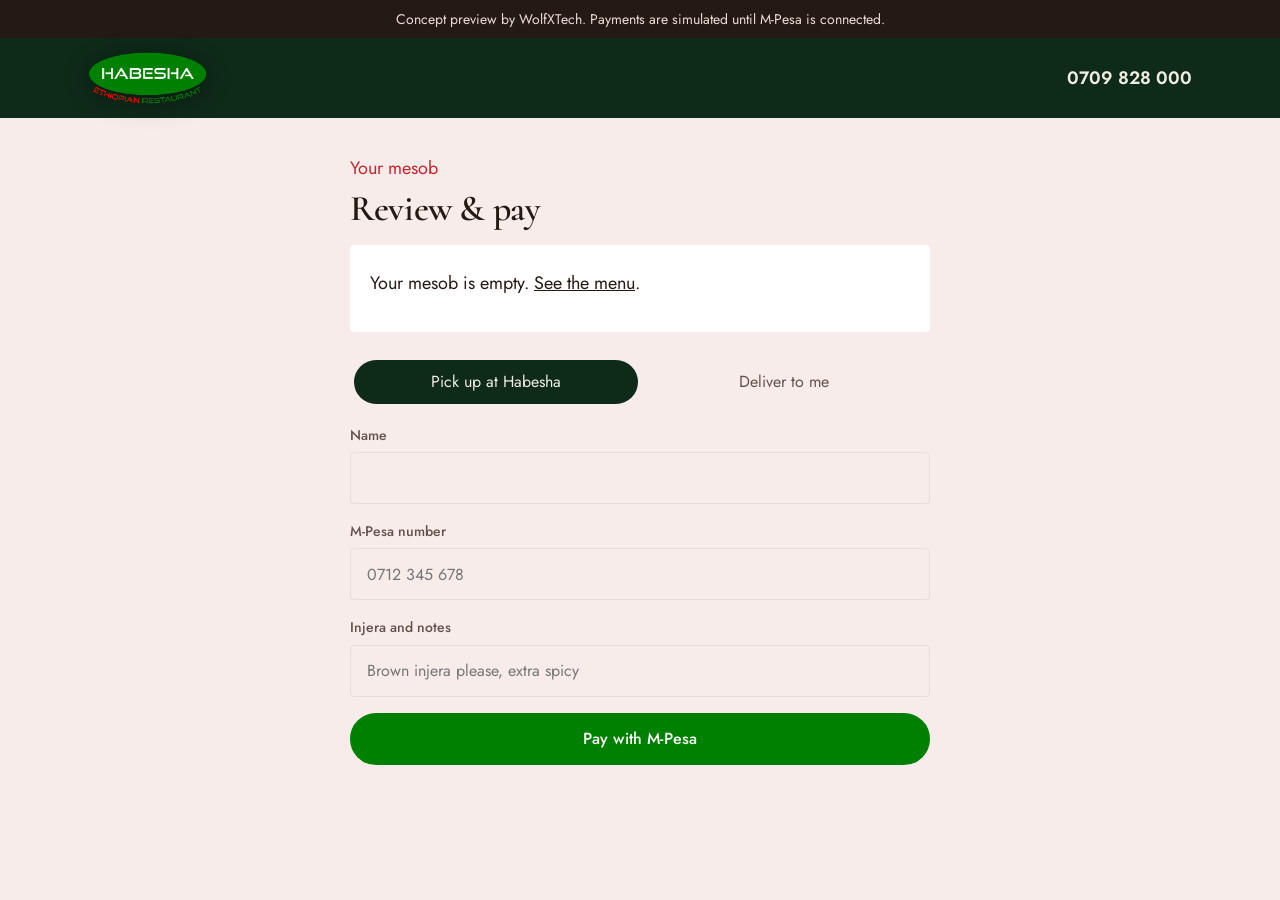
<file: order.html>
<!doctype html>
<html lang="en">
<head>
<meta charset="utf-8"><meta name="viewport" content="width=device-width, initial-scale=1">
<title>Your Mesob | Habesha Ethiopian Restaurant</title><meta name="robots" content="noindex"><meta name="theme-color" content="#008000">
<link rel="icon" href="img/logo.png">
<link rel="preconnect" href="https://fonts.googleapis.com"><link rel="preconnect" href="https://fonts.gstatic.com" crossorigin>
<link href="https://fonts.googleapis.com/css2?family=Cormorant:wght@600&family=Jost:wght@400;500;600&family=Noto+Serif+Ethiopic:wght@500&display=swap" rel="stylesheet">
<link rel="stylesheet" href="habesha.css?v=4">
<style>
  main { max-width: 620px; margin: 0 auto; padding: 36px 20px 64px; }
  .box { background: #fff; border-radius: var(--r); padding: 6px 20px 16px; }
  .ln { display: grid; grid-template-columns: 1fr auto auto; gap: 12px; align-items: center; padding: 14px 0; border-bottom: 1px dashed var(--injera-2); }
  .ln b { font-family: var(--serif); font-weight: 400; font-size: 1.0625rem; }
  .q button { width: 30px; height: 30px; border-radius: 50%; border: 2px solid var(--green); background: transparent; color: var(--green); cursor: pointer; font-weight: 800; }
  .seg { margin: 24px 0 16px; }
</style>
</head>
<body>
<div class="concept">Concept preview by WolfXTech. Payments are simulated until M-Pesa is connected.</div>
<div class="tricolour" aria-hidden="true"></div>
<header class="top slim"><div class="wrap"><a class="logo" href="index.html"><img src="img/logo.png" alt="Habesha Ethiopian Restaurant" width="1558" height="673"></a><a class="phone" href="tel:+254709828000" style="margin-left:auto">0709 828 000</a></div></header>
<main>
  <span class="caps" style="color:var(--red)">Your mesob</span>
  <h1 style="font-size:2.25rem;margin:6px 0 16px">Review &amp; pay</h1>
  <div class="box" id="lines"></div>
  <form id="f" novalidate>
    <div class="seg" role="group" aria-label="Pickup or delivery"><button type="button" data-way="pickup" aria-pressed="true">Pick up at Habesha</button><button type="button" data-way="delivery" aria-pressed="false">Deliver to me</button></div>
    <label class="field">Name<input name="name" autocomplete="name"></label>
    <label class="field">M-Pesa number<input name="phone" inputmode="tel" autocomplete="tel" placeholder="0712 345 678"></label>
    <label class="field" id="addr" hidden>Delivery address<textarea name="address" rows="2" placeholder="Estate, road, house or office"></textarea></label>
    <label class="field">Injera and notes<input name="notes" placeholder="Brown injera please, extra spicy"></label>
    <p class="err" id="err" hidden></p>
    <button class="btn btn-green" id="pay" type="submit" style="width:100%" disabled>Pay with M-Pesa</button>
  </form>
</main>
<script src="kit.js"></script>
<script>
  const b = Kit.basket('habesha-mesob'); let data, way = 'pickup';
  function render() {
    const t = Kit.totals(b, data.items, way, data.delivery_fee);
    document.getElementById('lines').innerHTML = t.lines.length ? t.lines.map(l => `<div class="ln"><b>${Kit.esc(l.name)}</b><span class="q"><button type="button" data-q="${Kit.esc(l.id)}" data-d="-1" aria-label="One less">−</button> ${l.qty} <button type="button" data-q="${Kit.esc(l.id)}" data-d="1" aria-label="One more">+</button></span><span>${Kit.fmt(l.line)}</span></div>`).join('')
      + (t.delivery ? `<p style="text-align:right;margin:12px 0 0;color:var(--muted)">Delivery ${Kit.fmt(t.delivery)}</p>` : '') + `<p style="text-align:right;font-family:var(--serif);font-size:1.75rem;margin:6px 0 0">KES ${Kit.fmt(t.total)}</p>`
      : '<p>Your mesob is empty. <a href="index.html#rounds">See the menu</a>.</p>';
    const btn = document.getElementById('pay'); btn.disabled = !t.lines.length; btn.textContent = t.lines.length ? `Pay KES ${Kit.fmt(t.total)} with M-Pesa` : 'Pay with M-Pesa';
  }
  document.addEventListener('click', e => {
    const q = e.target.closest('[data-q]'); if (q) { b.add(q.dataset.q, +q.dataset.d); render(); }
    const w = e.target.closest('[data-way]'); if (w) { way = w.dataset.way; document.querySelectorAll('[data-way]').forEach(x => x.setAttribute('aria-pressed', x === w)); document.getElementById('addr').hidden = way !== 'delivery'; render(); }
  });
  document.getElementById('f').addEventListener('submit', async e => {
    e.preventDefault(); const f = new FormData(e.target), err = document.getElementById('err'), btn = document.getElementById('pay');
    err.hidden = true; btn.disabled = true; btn.textContent = 'Sending the M-Pesa prompt…';
    try { const o = await Kit.placeOrder(b, { name: f.get('name'), phone: f.get('phone'), fulfilment: way, address: f.get('address'), notes: f.get('notes') }); location.href = 'track.html?id=' + encodeURIComponent(o.id); }
    catch (ex) { err.textContent = ex.message; err.hidden = false; render(); }
  });
  Kit.menu().then(d => { data = d; render(); });
</script>
</body>
</html>
</file>
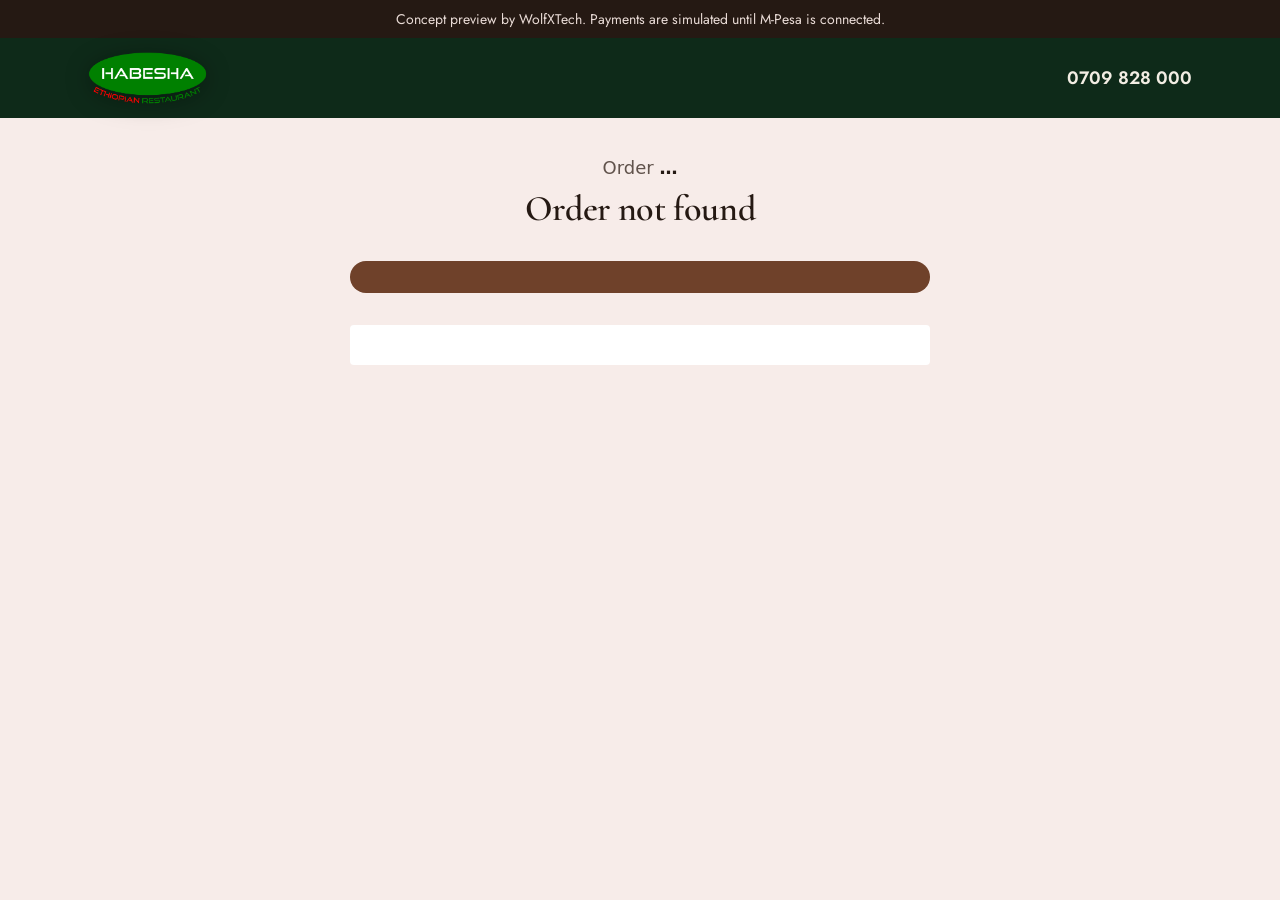
<file: track.html>
<!doctype html>
<html lang="en">
<head>
<meta charset="utf-8"><meta name="viewport" content="width=device-width, initial-scale=1">
<title>Your Order | Habesha Ethiopian Restaurant</title><meta name="robots" content="noindex"><meta name="theme-color" content="#008000">
<link rel="icon" href="img/logo.png">
<link rel="preconnect" href="https://fonts.googleapis.com"><link rel="preconnect" href="https://fonts.gstatic.com" crossorigin>
<link href="https://fonts.googleapis.com/css2?family=Cormorant:wght@600&family=Jost:wght@400;500;600&family=Noto+Serif+Ethiopic:wght@500&display=swap" rel="stylesheet">
<link rel="stylesheet" href="habesha.css?v=4">
<style>
  main { max-width: 620px; margin: 0 auto; padding: 36px 20px 64px; text-align: center; }
  /* four cups on the tray: each fills with coffee as the order reaches that step */
  .tray { display: grid; grid-template-columns: repeat(4, 1fr); gap: 8px; margin: 32px 0 8px; background: hsl(20 45% 30%); border-radius: 999px; padding: 18px 20px 14px; }
  .tray div { display: grid; justify-items: center; gap: 8px; color: hsl(38 42% 88%); font-family: system-ui, sans-serif; font-size: .8125rem; font-weight: 700; }
  .tray svg { width: 48px; height: 48px; }
  .tray .fill { transform-origin: 50% 100%; transform: scaleY(0); transition: transform 1s ease; }
  .tray .on .fill { transform: scaleY(1); }
  .tray .on { color: var(--gold); }
  .rc { background: #fff; border-radius: var(--r); padding: 20px; margin-top: 32px; text-align: left; }
  .rc div { display: flex; justify-content: space-between; gap: 12px; }
</style>
</head>
<body>
<div class="concept">Concept preview by WolfXTech. Payments are simulated until M-Pesa is connected.</div>
<div class="tricolour" aria-hidden="true"></div>
<header class="top slim"><div class="wrap"><a class="logo" href="index.html"><img src="img/logo.png" alt="Habesha Ethiopian Restaurant" width="1558" height="673"></a><a class="phone" href="tel:+254709828000" style="margin-left:auto">0709 828 000</a></div></header>
<main aria-live="polite">
  <p style="margin:0;color:var(--muted);font-family:system-ui,sans-serif">Order <b id="no" style="color:var(--coffee)">…</b></p>
  <h1 id="title" style="font-size:2.25rem;margin-top:6px">One moment</h1>
  <p id="text"></p>
  <div id="act"></div>
  <div class="tray" id="tray"></div>
  <div class="rc" id="rc"></div>
</main>
<script src="kit.js"></script>
<script>
  const id = new URLSearchParams(location.search).get('id') || '';
  const COPY = {
    awaiting_payment: ['Check your phone', o => `Enter your M-Pesa PIN to pay KES ${Kit.fmt(o.total)}.`],
    payment_failed: ["Payment didn't go through", o => Kit.esc(o.payment_error || 'The prompt was cancelled or timed out.')],
    paid: ['Ameseginalehu, paid', () => 'Your order is with the kitchen.'],
    preparing: ['In the kitchen', () => 'The tibs is on the fire and the injera is ready.'],
    ready: ['Ready', o => o.fulfilment === 'pickup' ? 'Waiting for you at Habesha, Argwings Kodhek Road.' : 'Packed and waiting for the rider.'],
    out_for_delivery: ['On the way', () => 'Your rider has left Hurlingham.'],
    completed: ['Enjoy', () => 'Tear, scoop, share. Thank you for eating with Habesha.'],
    cancelled: ['Cancelled', () => 'Call 0709 828 000 and we will sort it out.'],
  };
  const CUP = '<svg viewBox="0 0 48 48" aria-hidden="true"><path d="M8 16 H40 C40 32 34 40 24 40 C14 40 8 32 8 16 Z" fill="hsl(38 42% 94%)"/><path class="fill" d="M10 20 H38 C37 31 32 37 24 37 C16 37 11 31 10 20 Z" fill="hsl(24 55% 22%)"/></svg>';
  const t = Kit.track(id, o => {
    const [title, text] = COPY[o.status];
    document.getElementById('no').textContent = o.id;
    document.getElementById('title').textContent = title;
    document.getElementById('text').innerHTML = text(o);
    const s = o.fulfilment === 'pickup' ? [['paid', 'Paid'], ['preparing', 'Cooking'], ['ready', 'Ready'], ['completed', 'Collected']] : [['paid', 'Paid'], ['preparing', 'Cooking'], ['out_for_delivery', 'On the way'], ['completed', 'Delivered']];
    document.getElementById('tray').hidden = !o.active;
    document.getElementById('tray').innerHTML = s.map(([k, n]) => `<div class="${o.reached[k] ? 'on' : ''}">${CUP}${n}</div>`).join('');
    document.getElementById('act').innerHTML = o.status === 'payment_failed' ? '<button class="btn btn-green" id="retry">Send the prompt again</button>' : '';
    const r = document.getElementById('retry'); if (r) r.onclick = () => { r.disabled = true; t.retry(); };
    document.getElementById('rc').innerHTML = o.items.map(i => `<div><span>${i.qty} × ${Kit.esc(i.name)}</span><span>${Kit.fmt(i.price * i.qty)}</span></div>`).join('')
      + (o.delivery_fee ? `<div><span>Delivery</span><span>${Kit.fmt(o.delivery_fee)}</span></div>` : '')
      + `<div style="font-family:var(--serif);font-size:1.25rem;margin-top:8px"><span>Total</span><span>KES ${Kit.fmt(o.total)}</span></div>`;
  }, () => { document.getElementById('title').textContent = 'Order not found'; });
</script>
</body>
</html>
</file>
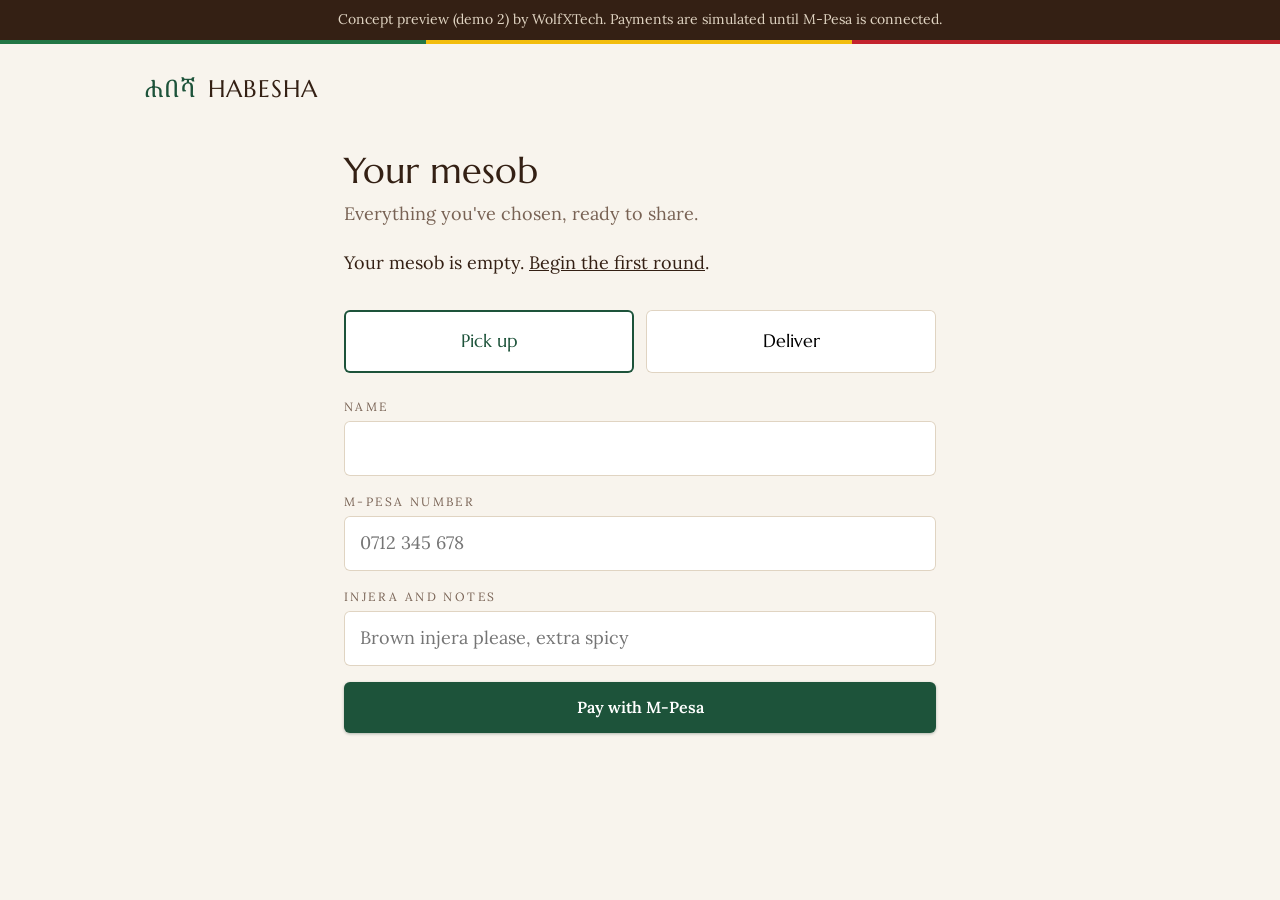
<file: demo2/order.html>
<!doctype html>
<html lang="en">
<head>
<meta charset="utf-8"><meta name="viewport" content="width=device-width, initial-scale=1">
<title>Your Mesob | Habesha Ethiopian Restaurant</title><meta name="robots" content="noindex">
<link rel="icon" href="../img/logo.png">
<link rel="preconnect" href="https://fonts.googleapis.com"><link rel="preconnect" href="https://fonts.gstatic.com" crossorigin>
<link href="https://fonts.googleapis.com/css2?family=Lora:wght@400;500;600&family=Marcellus&family=Noto+Serif+Ethiopic:wght@500&display=swap" rel="stylesheet">
<link rel="stylesheet" href="ceremony.css?v=1">
<style>
  main { max-width: 640px; margin: 0 auto; padding: 16px 24px 96px; }
  .ln { display: grid; grid-template-columns: 1fr auto auto; gap: 16px; align-items: center; padding: 16px 0; box-shadow: inset 0 -1px 0 var(--injera-200); }
  .ln b { font-family: var(--display); font-weight: 400; font-size: 1.25rem; }
  .q button { width: 32px; height: 32px; border: 0; border-radius: var(--r); background: var(--injera-100); box-shadow: inset 0 0 0 1px var(--injera-200); cursor: pointer; }
  .ways { display: grid; grid-template-columns: 1fr 1fr; gap: 12px; margin: 32px 0 24px; }
  .ways button { padding: 16px; border: 0; border-radius: var(--r); background: #fff; box-shadow: inset 0 0 0 1px var(--injera-200); cursor: pointer; font-family: var(--display); font-size: 1.125rem; }
  .ways button[aria-pressed="true"] { box-shadow: inset 0 0 0 2px var(--green-700); color: var(--green-700); }
  .total { text-align: right; font-family: var(--display); font-size: 1.875rem; margin: 16px 0 0; }
</style>
</head>
<body>
<div class="concept">Concept preview (demo 2) by WolfXTech. Payments are simulated until M-Pesa is connected.</div>
<div class="tricolour" aria-hidden="true"></div>
<div class="wrap"><nav class="top"><a class="logo" href="index.html"><span class="eth" lang="am">ሐበሻ</span><b>HABESHA</b></a></nav></div>
<main>
  <h1 style="font-size:2.25rem">Your mesob</h1>
  <p class="muted" style="margin:8px 0 0">Everything you've chosen, ready to share.</p>
  <div id="lines"></div>
  <form id="f" novalidate>
    <div class="ways" role="group" aria-label="Pickup or delivery"><button type="button" data-way="pickup" aria-pressed="true">Pick up</button><button type="button" data-way="delivery" aria-pressed="false">Deliver</button></div>
    <label class="field"><span>Name</span><input name="name" autocomplete="name"></label>
    <label class="field"><span>M-Pesa number</span><input name="phone" inputmode="tel" autocomplete="tel" placeholder="0712 345 678"></label>
    <label class="field" id="addr" hidden><span>Delivery address</span><textarea name="address" rows="2"></textarea></label>
    <label class="field"><span>Injera and notes</span><input name="notes" placeholder="Brown injera please, extra spicy"></label>
    <p class="err" id="err" hidden></p>
    <button class="btn btn-berbere" id="pay" type="submit" style="width:100%" disabled>Pay with M-Pesa</button>
  </form>
</main>
<script src="../kit.js"></script>
<script>
  const b = Kit.basket('habesha-mesob'); let data, way = 'pickup';
  function render() {
    const t = Kit.totals(b, data.items, way, data.delivery_fee);
    document.getElementById('lines').innerHTML = t.lines.length ? t.lines.map(l => `<div class="ln"><b>${Kit.esc(l.name)}</b><span class="q"><button type="button" data-q="${Kit.esc(l.id)}" data-d="-1" aria-label="One less">−</button> ${l.qty} <button type="button" data-q="${Kit.esc(l.id)}" data-d="1" aria-label="One more">+</button></span><span>${Kit.fmt(l.line)}</span></div>`).join('')
      + (t.delivery ? `<p class="muted" style="text-align:right;margin:16px 0 0">Delivery ${Kit.fmt(t.delivery)}</p>` : '') + `<p class="total">KES ${Kit.fmt(t.total)}</p>`
      : '<p>Your mesob is empty. <a href="index.html#abol">Begin the first round</a>.</p>';
    const btn = document.getElementById('pay'); btn.disabled = !t.lines.length; btn.textContent = t.lines.length ? `Pay KES ${Kit.fmt(t.total)} with M-Pesa` : 'Pay with M-Pesa';
  }
  document.addEventListener('click', e => {
    const q = e.target.closest('[data-q]'); if (q) { b.add(q.dataset.q, +q.dataset.d); render(); }
    const w = e.target.closest('[data-way]'); if (w) { way = w.dataset.way; document.querySelectorAll('[data-way]').forEach(x => x.setAttribute('aria-pressed', x === w)); document.getElementById('addr').hidden = way !== 'delivery'; render(); }
  });
  document.getElementById('f').addEventListener('submit', async e => {
    e.preventDefault(); const f = new FormData(e.target), err = document.getElementById('err'), btn = document.getElementById('pay');
    err.hidden = true; btn.disabled = true; btn.textContent = 'Sending the M-Pesa prompt…';
    try { const o = await Kit.placeOrder(b, { name: f.get('name'), phone: f.get('phone'), fulfilment: way, address: f.get('address'), notes: f.get('notes') }); location.href = 'track.html?id=' + encodeURIComponent(o.id); }
    catch (ex) { err.textContent = ex.message; err.hidden = false; render(); }
  });
  Kit.menu().then(d => { data = d; render(); });
</script>
</body>
</html>
</file>
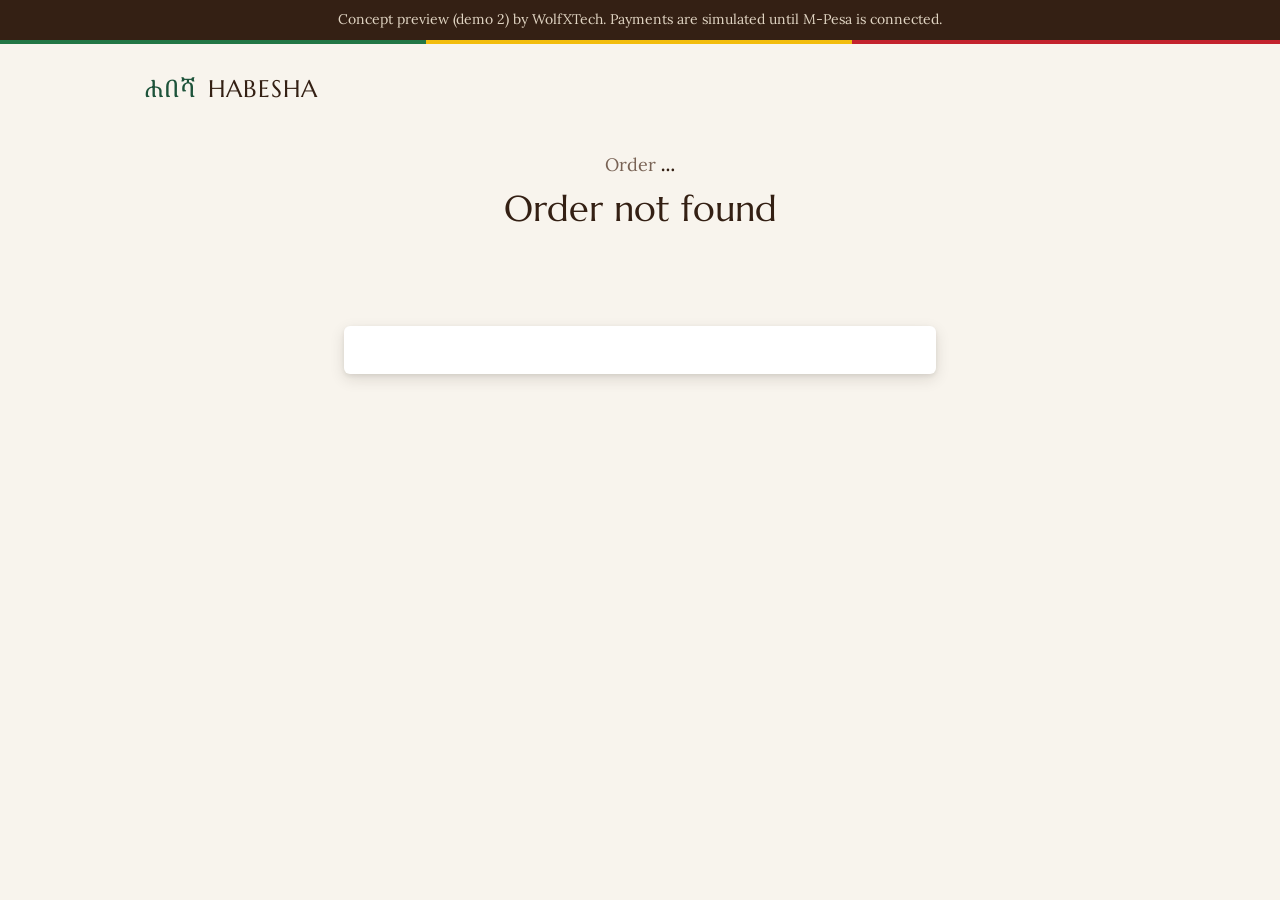
<file: demo2/track.html>
<!doctype html>
<html lang="en">
<head>
<meta charset="utf-8"><meta name="viewport" content="width=device-width, initial-scale=1">
<title>Your Order | Habesha Ethiopian Restaurant</title><meta name="robots" content="noindex">
<link rel="icon" href="../img/logo.png">
<link rel="preconnect" href="https://fonts.googleapis.com"><link rel="preconnect" href="https://fonts.gstatic.com" crossorigin>
<link href="https://fonts.googleapis.com/css2?family=Lora:wght@400;500;600&family=Marcellus&family=Noto+Serif+Ethiopic:wght@500&display=swap" rel="stylesheet">
<link rel="stylesheet" href="ceremony.css?v=1">
<style>
  main { max-width: 640px; margin: 0 auto; padding: 16px 24px 96px; text-align: center; }
  /* one cup per step: its steam rises when the order reaches it */
  .cups { display: grid; grid-template-columns: repeat(4, 1fr); gap: 8px; margin: 48px 0 16px; }
  .cups div { display: grid; justify-items: center; gap: 8px; font-size: .875rem; color: var(--coffee-500); }
  .cups svg { width: 64px; height: 80px; opacity: .35; transition: opacity .6s; }
  .cups .on svg { opacity: 1; }
  .cups .on { color: var(--green-700); }
  .cups .steam path { stroke-dasharray: 60; stroke-dashoffset: 60; opacity: 0; transition: stroke-dashoffset 1.6s ease, opacity 1.6s ease; }
  .cups .on .steam path { stroke-dashoffset: 0; opacity: .7; }
  .rc { background: #fff; border-radius: var(--r); padding: 24px; margin-top: 48px; text-align: left; box-shadow: var(--shadow-3); }
  .rc div { display: flex; justify-content: space-between; gap: 12px; padding: 4px 0; }
</style>
</head>
<body>
<div class="concept">Concept preview (demo 2) by WolfXTech. Payments are simulated until M-Pesa is connected.</div>
<div class="tricolour" aria-hidden="true"></div>
<div class="wrap"><nav class="top"><a class="logo" href="index.html"><span class="eth" lang="am">ሐበሻ</span><b>HABESHA</b></a></nav></div>
<main aria-live="polite">
  <p class="muted" style="margin:0">Order <b id="no" style="color:var(--coffee-900)">…</b></p>
  <h1 id="title" style="font-size:2.25rem;margin-top:8px">One moment</h1>
  <p id="text" class="muted"></p>
  <div id="act"></div>
  <div class="cups" id="cups"></div>
  <div class="rc" id="rc"></div>
</main>
<template id="cupsvg"><g class="steam" fill="none" stroke="hsl(24 18% 40%)" stroke-width="2.5" stroke-linecap="round"><path d="M36 50 C28 38 44 30 36 16"/><path d="M50 50 C42 36 58 28 50 10"/><path d="M64 50 C56 38 72 30 64 18"/></g><path d="M22 60 H74 C74 88 64 100 48 100 C32 100 22 88 22 60 Z" fill="hsl(24 45% 14%)"/><ellipse cx="48" cy="60" rx="26" ry="5" fill="hsl(24 30% 26%)"/></template>
<script src="../kit.js"></script>
<script>
  const id = new URLSearchParams(location.search).get('id') || '';
  const cup = `<svg viewBox="0 0 96 120" aria-hidden="true">${document.getElementById('cupsvg').innerHTML}</svg>`;
  const COPY = {
    awaiting_payment: ['Check your phone', o => `Enter your M-Pesa PIN to pay KES ${Kit.fmt(o.total)}.`],
    payment_failed: ["Payment didn't go through", o => Kit.esc(o.payment_error || 'The prompt was cancelled or timed out.')],
    paid: ['Ameseginalehu, paid', () => 'Your order is with the kitchen.'],
    preparing: ['In the kitchen', () => 'The tibs is on the fire and the injera is ready.'],
    ready: ['Ready', o => o.fulfilment === 'pickup' ? 'Waiting for you at Habesha, Argwings Kodhek Road.' : 'Packed and waiting for the rider.'],
    out_for_delivery: ['On the way', () => 'Your rider has left Hurlingham.'],
    completed: ['Enjoy', () => 'Tear, scoop, share. Thank you for eating with Habesha.'],
    cancelled: ['Cancelled', () => 'Call 0709 828 000 and we will sort it out.'],
  };
  const t = Kit.track(id, o => {
    const [title, text] = COPY[o.status];
    document.getElementById('no').textContent = o.id;
    document.getElementById('title').textContent = title;
    document.getElementById('text').innerHTML = text(o);
    const s = o.fulfilment === 'pickup' ? [['paid', 'Paid'], ['preparing', 'Cooking'], ['ready', 'Ready'], ['completed', 'Collected']] : [['paid', 'Paid'], ['preparing', 'Cooking'], ['out_for_delivery', 'On the way'], ['completed', 'Delivered']];
    document.getElementById('cups').hidden = !o.active;
    document.getElementById('cups').innerHTML = s.map(([k, n]) => `<div class="${o.reached[k] ? 'on' : ''}">${cup}${n}</div>`).join('');
    document.getElementById('act').innerHTML = o.status === 'payment_failed' ? '<button class="btn btn-berbere" id="retry">Send the prompt again</button>' : '';
    const r = document.getElementById('retry'); if (r) r.onclick = () => { r.disabled = true; t.retry(); };
    document.getElementById('rc').innerHTML = o.items.map(i => `<div><span>${i.qty} × ${Kit.esc(i.name)}</span><span>${Kit.fmt(i.price * i.qty)}</span></div>`).join('')
      + (o.delivery_fee ? `<div><span>Delivery</span><span>${Kit.fmt(o.delivery_fee)}</span></div>` : '')
      + `<div style="font-family:var(--display);font-size:1.25rem;margin-top:8px"><span>Total</span><span>KES ${Kit.fmt(o.total)}</span></div>`;
  }, () => { document.getElementById('title').textContent = 'Order not found'; });
</script>
</body>
</html>
</file>
<file: habesha.css>
/* Habesha Ethiopian Restaurant, v4: "The evening ceremony".
   Archetype: ceremony / slow scroll (one idea per screen, centred, photography carries it).
   The one bold move: the hero headline sits in a big green oval, the shape of their own logo,
   over their own coffee-ceremony photograph. Everything else is quiet.

   Palette, from their site and logo: forest night #0E2A1B (their site's dark-green section, lifted),
   rose linen #F6EEEB (their light section), coffee ink #221712, logo green #008000,
   brass #C9A227 (the ceremony), berbere red #C0262D (Amharic accents only).

   Systems (refactoring-ui):
   type     14 16 18 20 24 30 36 48 60 px · Cormorant 600 display, Jost 400/500/600 text
   spacing  4 8 12 16 24 32 48 64 96 128 px
   radius   4px photos, 999px buttons, 50% the oval and the injera (round is the brand shape)
   shadows  md 0 4px 6px · lg 0 10px 24px · xl 0 15px 35px, two-part */
:root {
  --forest: hsl(144 50% 11%);          /* #0E2A1B */
  --forest-2: hsl(144 40% 15%);
  --forest-line: hsl(144 25% 24%);
  --linen: hsl(15 45% 94%);            /* #F6EEEB */
  --linen-2: hsl(15 30% 88%);
  --ink: hsl(20 32% 11%);              /* #221712 */
  --ink-2: hsl(20 12% 34%);            /* secondary on linen 7.3:1 */
  --on-forest: hsl(40 35% 92%);        /* text on forest 13:1 */
  --on-forest-2: hsl(90 12% 72%);      /* secondary on forest 7.9:1 */
  --green: hsl(120 100% 25%);          /* logo green */
  --brass: hsl(46 63% 47%);            /* #C9A227: ink on brass 7.6:1 */
  --brass-2: hsl(46 70% 58%);
  --red: hsl(357 67% 45%);
  --display: 'Cormorant', Georgia, serif;
  --text: 'Jost', system-ui, sans-serif;
  --eth: 'Noto Serif Ethiopic', serif;
  --sh-md: 0 4px 6px hsla(20, 32%, 8%, .12), 0 2px 4px hsla(20, 32%, 8%, .08);
  --sh-lg: 0 10px 24px hsla(20, 32%, 8%, .18), 0 3px 6px hsla(20, 32%, 8%, .08);
  --sh-xl: 0 15px 35px hsla(20, 32%, 8%, .28), 0 5px 15px hsla(20, 32%, 8%, .1);
  /* aliases for the order and tracking pages */
  --serif: var(--display); --ui: var(--text); --coffee: var(--ink); --muted: var(--ink-2); --injera: var(--linen); --injera-2: var(--linen-2);
  --gold: var(--brass); --r: 4px; --green-500: var(--green); --g-50: var(--linen); --g-200: var(--linen-2); --g-600: var(--ink-2); --g-900: var(--ink);
}
* { box-sizing: border-box; }
[hidden] { display: none !important; }
html { scroll-behavior: smooth; }
body { margin: 0; font-family: var(--text); font-size: 1.125rem; line-height: 1.6; color: var(--ink); background: var(--linen); }
a { color: inherit; }
button, input, select, textarea { font: inherit; }
img { max-width: 100%; height: auto; display: block; }
:focus-visible { outline: 3px solid var(--brass-2); outline-offset: 3px; }
h1, h2, h3 { font-family: var(--display); font-weight: 600; margin: 0; line-height: 1.1; letter-spacing: -.01em; }
.eth { font-family: var(--eth); }
.wrap { max-width: 1152px; margin: 0 auto; padding: 0 24px; }
.concept { background: var(--ink); color: var(--linen-2); font-size: .875rem; text-align: center; padding: 8px 16px; }

/* buttons */
.btn { display: inline-flex; align-items: center; justify-content: center; height: 52px; padding: 0 32px; border-radius: 999px; border: 2px solid currentColor; background: transparent; color: inherit; font-weight: 500; font-size: 1rem; letter-spacing: .01em; text-decoration: none; cursor: pointer; transition: background .15s, box-shadow .15s; }
.btn-brass { background: var(--brass); border-color: var(--brass); color: var(--ink); box-shadow: inset 0 1px 0 hsla(46, 90%, 80%, .5), var(--sh-md); }
.btn-brass:hover { background: var(--brass-2); border-color: var(--brass-2); }
.btn-green { background: var(--green); border-color: var(--green); color: #fff; }
.btn-ghost:hover { background: hsla(0, 0%, 100%, .08); }

/* header sits over the hero photograph */
header.top { position: absolute; top: auto; left: 0; right: 0; z-index: 20; color: var(--on-forest); }
header.top .wrap { display: grid; grid-template-columns: 1fr auto 1fr; align-items: center; height: 96px; }
header.top nav { display: flex; gap: 32px; font-size: 1rem; }
header.top nav.right { justify-content: flex-end; align-items: center; }
header.top nav a { text-decoration: none; opacity: .9; }
header.top nav a:hover { opacity: 1; text-decoration: underline; text-underline-offset: 6px; }
.logo img { height: 64px; width: auto; filter: drop-shadow(0 4px 12px hsla(0, 0%, 0%, .35)); }
header.top.slim { position: static; background: var(--forest); }
header.top.slim .wrap { display: flex; justify-content: space-between; height: 80px; }
header.top.slim .logo img { height: 52px; }
.phone { font-weight: 600; text-decoration: none; }

/* hero: the green oval over the coffee ceremony */
.hero { position: relative; min-height: max(680px, 100svh); display: grid; place-items: center; padding: 120px 24px 96px; background: var(--forest) url(img/xl-coffee.jpg) center / cover no-repeat; text-align: center; color: var(--on-forest); }
.oval { width: min(760px, 100%); aspect-ratio: 1.55; border-radius: 50%; background: hsla(144, 50%, 11%, .9); box-shadow: inset 0 0 0 10px hsla(144, 50%, 11%, .9), inset 0 0 0 12px var(--brass), var(--sh-xl); display: grid; place-content: center; justify-items: center; padding: 48px 96px; }
.oval .eth { color: var(--brass-2); font-size: 1.25rem; }
.hero h1 { font-size: 3.75rem; margin: 12px 0 16px; }
.hero p { max-width: 28em; margin: 0 0 32px; color: var(--on-forest-2); font-size: 1.125rem; }
.ctas { display: flex; gap: 12px; justify-content: center; flex-wrap: wrap; }
.facts { background: var(--forest); color: var(--on-forest-2); border-top: 1px solid var(--forest-line); }
.facts .wrap { display: flex; justify-content: center; gap: 48px; flex-wrap: wrap; padding-block: 20px; font-size: 1rem; }
.facts b { color: var(--on-forest); font-weight: 600; }
.facts .star { color: var(--brass-2); }

/* one idea per screen */
.screen { padding: 128px 0; }
.intro { text-align: center; max-width: 40em; margin: 0 auto; }
.intro h2 { font-size: 3rem; margin-bottom: 16px; }
.intro p { color: var(--ink-2); margin: 0 auto; max-width: 34em; }
.band { height: min(70vh, 640px); background: center / cover no-repeat; }
.filters { display: inline-flex; gap: 4px; margin-top: 32px; padding: 4px; border-radius: 999px; background: var(--linen-2); }
.filters button { border: 0; background: transparent; border-radius: 999px; padding: 8px 20px; cursor: pointer; font-size: 1rem; color: var(--ink-2); }
.filters button[aria-pressed="true"] { background: #fff; color: var(--ink); box-shadow: var(--sh-md); }

/* the rounds */
.round { padding: 128px 0; }
.round.dark { background: var(--forest); color: var(--on-forest); }
.round-head { text-align: center; max-width: 36em; margin: 0 auto 64px; }
.round-head .eth { display: block; font-size: 1.875rem; color: var(--red); line-height: 1.2; }
.round.dark .round-head .eth { color: var(--brass-2); }
.round-head h2 { font-size: 3.75rem; margin: 8px 0 12px; }
.round-head p { margin: 0; color: var(--ink-2); font-size: 1.125rem; }
.round.dark .round-head p { color: var(--on-forest-2); }
.tiles { display: grid; grid-template-columns: repeat(3, minmax(0, 1fr)); gap: 48px 32px; }
.tile img { width: 100%; aspect-ratio: 4 / 5; object-fit: cover; border-radius: 4px; box-shadow: var(--sh-lg); }
.tile .row { display: flex; justify-content: space-between; align-items: baseline; gap: 16px; margin-top: 20px; }
.tile h3 { font-size: 1.875rem; }
.tile .price { font-weight: 500; font-size: 1.125rem; white-space: nowrap; font-variant-numeric: tabular-nums; }
.tile p { margin: 8px 0 0; font-size: 1rem; color: var(--ink-2); }
.round.dark .tile p { color: var(--on-forest-2); }
.tile .meta { display: flex; gap: 16px; align-items: center; justify-content: space-between; margin-top: 16px; }
.tile .meta small { font-size: .875rem; color: var(--ink-2); }
.round.dark .tile .meta small { color: var(--on-forest-2); }
.tile .fast { color: var(--green); font-weight: 500; }
.round.dark .tile .fast { color: hsl(110 45% 62%); }
.add { height: 40px; padding: 0 20px; border-radius: 999px; border: 1.5px solid currentColor; background: transparent; color: inherit; font-size: .875rem; font-weight: 500; cursor: pointer; white-space: nowrap; }
.add:hover, .add.did { background: var(--brass); border-color: var(--brass); color: var(--ink); }
.extras { margin: 64px auto 0; max-width: 44em; display: grid; gap: 4px; }
.extra { display: grid; grid-template-columns: 1fr auto auto; gap: 16px; align-items: baseline; padding: 16px 0; border-top: 1px solid var(--forest-line); }
.extra h3 { font-family: var(--text); font-weight: 500; font-size: 1.125rem; }
.extra small { display: block; font-size: .875rem; color: var(--on-forest-2); }

/* how to eat it: a short sequence, so numbers are honest here */
.how { display: grid; grid-template-columns: repeat(3, 1fr); gap: 32px; max-width: 960px; margin: -24px auto 64px; text-align: center; }
.how li { list-style: none; }
.how b { display: block; font-family: var(--display); font-size: 1.5rem; }
.how .n { display: inline-grid; place-items: center; width: 40px; height: 40px; border-radius: 50%; border: 1.5px solid var(--red); color: var(--red); font-family: var(--display); font-size: 1.25rem; margin-bottom: 12px; }
.how span { color: var(--ink-2); font-size: 1rem; }

/* the ceremony: their photograph, with the words laid over one side */
.ceremony { position: relative; min-height: 640px; background: var(--ink); margin: 0 0 96px; border-radius: 4px; overflow: hidden; }
.ceremony .pour { position: absolute; inset: 0; width: 100%; height: 100%; object-fit: cover; object-position: left center; }
.ceremony .panel { position: absolute; right: 0; top: 0; bottom: 0; width: min(440px, 100%); background: hsla(20, 32%, 9%, .88); padding: 48px; display: flex; flex-direction: column; justify-content: center; color: var(--on-forest); }
.ceremony .panel p { color: var(--on-forest-2); margin: 0 0 24px; font-size: 1rem; }
.ceremony dl { display: grid; gap: 16px; margin: 0; }
.ceremony dt { font-family: var(--display); font-size: 1.5rem; }
.ceremony dt .eth { color: var(--brass-2); font-size: 1rem; margin-left: 12px; }
.ceremony dd { margin: 0; color: var(--on-forest-2); font-size: 1rem; }

/* garden and events: the photograph, with the invitation overlapping its edge */
.garden { background: var(--linen); padding-bottom: 128px; }
.garden .photo { height: min(80vh, 720px); background: var(--forest) url(img/xl-garden.jpg) center / cover no-repeat; display: grid; align-items: end; }
.garden .photo .wrap { width: 100%; padding-bottom: 176px; color: #fff; text-align: center; text-shadow: 0 0 40px hsla(0, 0%, 0%, .55); }
.garden h2 { font-size: 3.75rem; }
.garden .photo p { max-width: 32em; margin: 12px auto 0; font-size: 1.25rem; }
.invite { position: relative; max-width: 640px; margin: -112px auto 0; background: #fff; border-radius: 4px; padding: 48px; box-shadow: var(--sh-xl); }
.invite h3 { text-align: center; font-size: 2.25rem; }
.invite .eth { display: block; text-align: center; color: var(--red); }
.invite .sub { text-align: center; font-size: 1rem; color: var(--ink-2); margin: 8px 0 32px; }
.seg { display: grid; grid-template-columns: 1fr 1fr; gap: 4px; margin-bottom: 24px; padding: 4px; background: var(--linen); border-radius: 999px; }
.seg button { height: 44px; border: 0; border-radius: 999px; background: transparent; cursor: pointer; font-size: 1rem; color: var(--ink-2); }
.seg button[aria-pressed="true"] { background: var(--forest); color: var(--on-forest); }
.row2 { display: grid; grid-template-columns: 1fr 1fr; gap: 16px; }
.field { display: grid; gap: 6px; margin-bottom: 16px; font-weight: 500; font-size: .875rem; color: var(--ink-2); }
.field input, .field select, .field textarea { font-weight: 400; font-size: 1rem; color: var(--ink); height: 52px; padding: 0 16px; border: 1px solid var(--linen-2); border-radius: 4px; background: var(--linen); width: 100%; }
.field textarea { height: auto; padding: 12px 16px; }
.field input:focus, .field select:focus, .field textarea:focus { outline: 0; border-color: var(--forest); background: #fff; }
.check { display: flex; gap: 12px; align-items: center; margin: 8px 0 24px; font-size: 1rem; }
.check input { width: 20px; height: 20px; accent-color: var(--forest); }
.err { background: hsl(357 70% 95%); color: hsl(357 67% 34%); padding: 12px 16px; border-radius: 4px; font-size: 1rem; }
.quote { max-width: 32em; margin: 96px auto 0; text-align: center; font-family: var(--display); font-size: 2.25rem; line-height: 1.25; }
.quote cite { display: block; font-style: normal; font-family: var(--text); font-size: 1rem; color: var(--ink-2); margin-top: 16px; }

/* visit */
.visit { background: var(--forest); color: var(--on-forest); text-align: center; }
.visit h2 { font-size: 3rem; margin-bottom: 48px; }
.visit .cols { display: grid; grid-template-columns: repeat(3, 1fr); gap: 32px; max-width: 900px; margin: 0 auto 48px; }
.visit .cols span { display: block; font-size: .875rem; color: var(--on-forest-2); margin-bottom: 4px; }
.visit .cols a, .visit .cols b { font-size: 1.125rem; font-weight: 500; text-decoration: none; }
footer { background: var(--forest); color: var(--on-forest-2); border-top: 1px solid var(--forest-line); padding: 48px 0 112px; text-align: center; font-size: 1rem; }
footer img { height: 64px; width: auto; margin: 0 auto 16px; }

/* your injera: a round button, and the panel it opens */
.injera-btn { position: fixed; right: 24px; bottom: 24px; z-index: 40; width: 72px; height: 72px; border-radius: 50%; border: 0; cursor: pointer;
  background: radial-gradient(circle at 30% 40%, hsla(30, 30%, 45%, .25) 1.2px, transparent 1.6px) 0 0 / 10px 10px, hsl(34 45% 78%); box-shadow: inset 0 0 0 4px hsl(34 40% 70%), var(--sh-xl); transition: transform .2s; }
.injera-btn:hover { transform: scale(1.05); }
.injera-btn span { font-family: var(--display); font-weight: 600; font-size: 1rem; line-height: 1; color: var(--ink); }
.injera-btn b { position: absolute; top: -4px; right: -4px; min-width: 26px; height: 26px; padding: 0 8px; border-radius: 13px; background: var(--red); color: #fff; font-size: .875rem; font-weight: 600; display: grid; place-items: center; }
.injera-btn.bump { animation: bump .4s ease; }
@keyframes bump { 40% { transform: scale(1.15); } }
.scrim { position: fixed; inset: 0; z-index: 44; background: hsla(20, 32%, 8%, .45); opacity: 0; pointer-events: none; transition: opacity .25s; }
.scrim.open { opacity: 1; pointer-events: auto; }
.yours { position: fixed; top: 0; right: 0; bottom: 0; z-index: 45; width: min(400px, 100%); background: var(--linen); padding: 32px; overflow: auto; transform: translateX(105%); transition: transform .3s ease; box-shadow: var(--sh-xl); text-align: center; }
.yours.open { transform: none; }
.yours h3 { font-size: 2.25rem; }
.yours .sub { font-size: 1rem; color: var(--ink-2); margin: 4px 0 24px; }
.round-injera { position: relative; width: 240px; aspect-ratio: 1; margin: 0 auto 24px; border-radius: 50%; background: radial-gradient(circle at 30% 40%, hsla(30, 30%, 45%, .2) 1.2px, transparent 1.6px) 0 0 / 11px 11px, hsl(34 45% 82%); box-shadow: inset 0 0 0 6px hsl(34 40% 76%), inset 0 4px 12px hsla(20, 32%, 8%, .18); }
.round-injera .bit { position: absolute; width: 60px; height: 60px; margin: -30px 0 0 -30px; border-radius: 50%; overflow: hidden; box-shadow: 0 0 0 3px hsl(34 45% 82%), var(--sh-md); animation: land .35s ease-out; }
.round-injera .bit img { width: 100%; height: 100%; object-fit: cover; }
.round-injera .count { position: absolute; inset: 22%; display: grid; place-items: center; font-size: 1rem; line-height: 1.4; color: var(--ink-2); }
@keyframes land { from { transform: scale(.4); opacity: 0; } }
.yours ul { list-style: none; padding: 0; margin: 0 0 16px; text-align: left; font-size: 1rem; }
.yours li { display: flex; justify-content: space-between; gap: 8px; padding: 12px 0; border-top: 1px solid var(--linen-2); }
.yours .total { display: flex; justify-content: space-between; font-weight: 600; font-size: 1.25rem; padding: 16px 0 24px; border-top: 2px solid var(--ink); }
.yours .btn { width: 100%; }
.yours .close { margin-top: 12px; color: var(--ink-2); }

@media (max-width: 960px) {
  header.top nav.left { display: none; }
  header.top .wrap { grid-template-columns: auto 1fr; }
  header.top nav.right a:not(.btn) { display: none; }
  .oval { aspect-ratio: auto; border-radius: 48% / 40%; padding: 64px 32px; }
  .hero h1 { font-size: 2.75rem; }
  .tiles { grid-template-columns: 1fr 1fr; }
  .ceremony { min-height: 0; }
  .ceremony .pour { position: static; height: 320px; object-position: center 30%; }
  .ceremony .panel { position: static; width: 100%; }
  .visit .cols { grid-template-columns: 1fr; }
}
@media (max-width: 600px) {
  body { font-size: 1rem; }
  .screen, .round { padding: 96px 0; }
  .hero { padding: 112px 16px 64px; }
  .oval { padding: 56px 24px; border-radius: 40% / 30%; }
  .hero h1 { font-size: 2.25rem; }
  .intro h2, .visit h2 { font-size: 2.25rem; }
  .round-head h2, .garden h2 { font-size: 3rem; }
  .tiles { grid-template-columns: 1fr; gap: 48px; }
  .how { grid-template-columns: 1fr; margin-top: 0; }
  .tile img { aspect-ratio: 4 / 3; }
  .invite { padding: 32px 20px; margin-top: -96px; }
  .row2 { grid-template-columns: 1fr; }
  .quote { font-size: 1.875rem; }
  .facts .wrap { gap: 12px 24px; }
}
@media (prefers-reduced-motion: reduce) { * { transition: none !important; animation: none !important; } html { scroll-behavior: auto; } }
</file>
<file: demo2/ceremony.css>
/* Habesha: "Three Rounds". Hand-built for this brand (see ../brand-brief.md).
   Slow, ceremonial pacing. Scales: spacing 4 8 12 16 24 32 48 64 96 128 · type 12 14 16 18 20 24 30 36 48 60 72 */
:root {
  --injera-50: hsl(40 45% 95%);
  --injera-100: hsl(38 40% 90%);
  --injera-200: hsl(36 32% 82%);
  --coffee-900: hsl(24 45% 14%);
  --coffee-700: hsl(24 30% 26%);
  --coffee-500: hsl(24 18% 40%);    /* body secondary on injera: 7:1 */
  --berbere-100: hsl(8 70% 93%);
  --berbere-500: hsl(8 65% 40%);    /* buttons: white 6:1 */
  --berbere-700: hsl(4 60% 30%);
  --clay: hsl(20 45% 55%);
  --green-700: hsl(152 48% 22%);   /* primary actions: white 9:1 */
  --green-800: hsl(154 50% 16%);
  --green-100: hsl(140 35% 90%);
  --green: hsl(145 55% 30%);
  --gold: hsl(46 90% 50%);
  --red: hsl(356 70% 45%);
  --serif: 'Lora', Georgia, serif;
  --display: 'Marcellus', Georgia, serif;
  --ethiopic: 'Noto Serif Ethiopic', serif;
  --shadow-3: 0 5px 15px hsla(24, 45%, 10%, .12), 0 2px 4px hsla(24, 45%, 10%, .08);
  --r: 6px;
}
* { box-sizing: border-box; }
[hidden] { display: none !important; }
html { scroll-behavior: smooth; }
body { margin: 0; font-family: var(--serif); font-size: 1.125rem; line-height: 1.7; color: var(--coffee-900); background: var(--injera-50); }
a { color: inherit; }
button { font: inherit; }
.wrap { max-width: 1040px; margin: 0 auto; padding: 0 24px; }
.concept { background: var(--coffee-900); color: var(--injera-200); font-family: var(--serif); font-size: .875rem; text-align: center; padding: 8px 16px; }
h1, h2, h3 { font-family: var(--display); font-weight: 400; line-height: 1.15; margin: 0; }
.eth { font-family: var(--ethiopic); }
.muted { color: var(--coffee-500); }
/* the Ethiopian tricolour, only as a thin rule */
.tricolour { height: 4px; background: linear-gradient(90deg, var(--green) 0 33.3%, var(--gold) 33.3% 66.6%, var(--red) 66.6%); }
/* injera "eyes": tiny irregular pores */
.injera { background-color: var(--injera-100);
  background-image: radial-gradient(hsla(30, 30%, 45%, .10) 1.5px, transparent 2px), radial-gradient(hsla(30, 30%, 45%, .08) 1px, transparent 1.5px);
  background-size: 23px 19px, 13px 17px; background-position: 0 0, 7px 5px; }

.btn { display: inline-flex; align-items: center; justify-content: center; gap: 8px; padding: 12px 24px; border: 0; border-radius: var(--r); cursor: pointer; text-decoration: none;
  font-family: var(--serif); font-weight: 600; font-size: 1rem; transition: background .2s, box-shadow .2s; }
.btn-berbere { background: var(--green-700); color: #fff; box-shadow: 0 1px 3px hsla(152, 60%, 10%, .3); }
.btn-berbere:hover { background: var(--green-800); }
.btn-quiet { background: transparent; color: var(--coffee-900); box-shadow: inset 0 0 0 1px var(--coffee-500); }
.btn-quiet:hover { background: var(--injera-100); }

nav.top { display: flex; justify-content: space-between; align-items: center; padding: 24px 0; }
.logo { display: flex; align-items: baseline; gap: 12px; text-decoration: none; }
.logo .eth { font-size: 1.5rem; color: var(--green-700); }
.logo b { font-family: var(--display); font-weight: 400; font-size: 1.5rem; letter-spacing: .05em; }
.rounds-nav { display: flex; gap: 24px; font-size: 1rem; }
.rounds-nav a { text-decoration: none; color: var(--coffee-500); }
.rounds-nav a:hover { color: var(--coffee-900); }

/* ---- welcome ---- */
.welcome { min-height: 80vh; display: grid; place-items: center; text-align: center; padding: 64px 0 96px; }
.welcome .eth { display: block; font-size: 3.75rem; color: var(--green-700); line-height: 1; margin-bottom: 24px; }
.welcome h1 { font-size: 3.75rem; letter-spacing: -0.01em; max-width: 14em; }
.welcome p { font-size: 1.25rem; color: var(--coffee-700); max-width: 30em; margin: 24px auto 32px; }
.welcome .ctas { display: flex; gap: 12px; justify-content: center; flex-wrap: wrap; }
.rating { margin-top: 48px; font-size: 1rem; font-style: italic; color: var(--coffee-500); }

/* ---- a round ---- */
.round { padding: 128px 0; }
.round-head { display: grid; grid-template-columns: 160px 1fr; gap: 48px; align-items: start; margin-bottom: 64px; }
.cup { position: relative; text-align: center; }
.cup svg { width: 96px; height: 120px; }
.cup .n { display: block; font-family: var(--display); font-size: 1.875rem; color: var(--green-700); }
.cup .n small { display: block; font-family: var(--serif); font-size: .75rem; letter-spacing: .2em; text-transform: uppercase; color: var(--coffee-500); }
.steam path { stroke-dasharray: 60; stroke-dashoffset: 60; opacity: 0; transition: stroke-dashoffset 1.6s ease, opacity 1.6s ease; }
.round.in .steam path { stroke-dashoffset: 0; opacity: .7; }
.round.in .steam path:nth-child(2) { transition-delay: .3s; } .round.in .steam path:nth-child(3) { transition-delay: .6s; }
.round h2 { font-size: 3rem; }
.round .lede { font-size: 1.25rem; color: var(--coffee-700); max-width: 32em; margin: 16px 0 0; }

/* dishes: generous, one idea per row */
.dishes { display: grid; gap: 0; }
.dish { display: grid; grid-template-columns: 1fr auto auto; gap: 24px; align-items: baseline; padding: 24px 0; box-shadow: inset 0 -1px 0 var(--injera-200); }
.dish h3 { font-size: 1.5rem; }
.dish .tag { font-family: var(--serif); font-size: .75rem; letter-spacing: .1em; text-transform: uppercase; color: var(--berbere-700); background: var(--berbere-100); padding: 2px 8px; border-radius: var(--r); margin-left: 12px; vertical-align: 4px; white-space: nowrap; }
.dish p { margin: 4px 0 0; color: var(--coffee-500); font-size: 1rem; }
.dish .price { font-family: var(--display); font-size: 1.25rem; font-variant-numeric: tabular-nums; }
.dish button { align-self: center; border: 0; cursor: pointer; border-radius: var(--r); padding: 8px 16px; background: var(--injera-100); color: var(--coffee-900); font-weight: 600; font-size: .875rem; box-shadow: inset 0 0 0 1px var(--injera-200); }
.dish button:hover { background: var(--berbere-500); color: #fff; box-shadow: none; }
.cat-title { font-family: var(--display); font-size: 1.25rem; color: var(--green-700); margin: 48px 0 0; }

/* first-timer guide */
.guide { display: grid; grid-template-columns: repeat(3, 1fr); gap: 32px; }
.guide div { padding: 32px; background: var(--injera-50); border-radius: var(--r); box-shadow: var(--shadow-3); }
.guide b { font-family: var(--display); font-weight: 400; font-size: 1.5rem; display: block; margin-bottom: 8px; }
.guide p { margin: 0; font-size: 1rem; color: var(--coffee-700); }

.visit { display: grid; grid-template-columns: 1fr 1fr; gap: 64px; }
.visit dl { margin: 0; display: grid; gap: 24px; }
.visit dt { font-size: 1rem; font-style: italic; color: var(--coffee-500); }
.visit dd { margin: 4px 0 0; font-family: var(--display); font-size: 1.25rem; }

footer { padding: 48px 0 128px; text-align: center; color: var(--coffee-500); font-size: 1rem; }

.mesob { position: fixed; left: 16px; right: 16px; bottom: 16px; z-index: 40; max-width: 560px; margin: 0 auto; display: flex; justify-content: space-between; align-items: center; gap: 16px;
  padding: 12px 12px 12px 24px; background: var(--coffee-900); color: var(--injera-50); border-radius: var(--r); box-shadow: 0 15px 35px hsla(24, 45%, 8%, .35); transform: translateY(160%); transition: transform .4s; }
.mesob.show { transform: none; }

/* forms */
.field { display: grid; gap: 4px; margin-bottom: 16px; }
.field span { font-size: .75rem; letter-spacing: .2em; text-transform: uppercase; color: var(--coffee-500); }
.field input, .field textarea { font: inherit; color: var(--coffee-900); background: #fff; border: 0; border-radius: var(--r); padding: 12px 16px; box-shadow: inset 0 0 0 1px var(--injera-200); width: 100%; }
.field input:focus, .field textarea:focus { outline: 0; box-shadow: inset 0 0 0 2px var(--green-700); }
.err { background: var(--berbere-100); color: var(--berbere-700); padding: 12px 16px; border-radius: var(--r); }

@media (max-width: 860px) {
  .welcome h1 { font-size: 2.25rem; } .welcome .eth { font-size: 3rem; }
  .round { padding: 96px 0; }
  .round-head { grid-template-columns: 1fr; gap: 16px; margin-bottom: 32px; }
  .cup { text-align: left; display: flex; align-items: end; gap: 16px; }
  .round h2 { font-size: 2.25rem; }
  .guide, .visit { grid-template-columns: 1fr; gap: 24px; }
  .rounds-nav { display: none; }
}
@media (max-width: 480px) {
  .wrap { padding: 0 16px; }
  .dish { grid-template-columns: 1fr auto; } .dish button { grid-column: 1 / -1; justify-self: start; }
  .dish .tag { display: inline-block; margin: 8px 0 0; }
}
@media (prefers-reduced-motion: reduce) { .steam path { transition: none; } * { transition: none !important; } }
</file>
